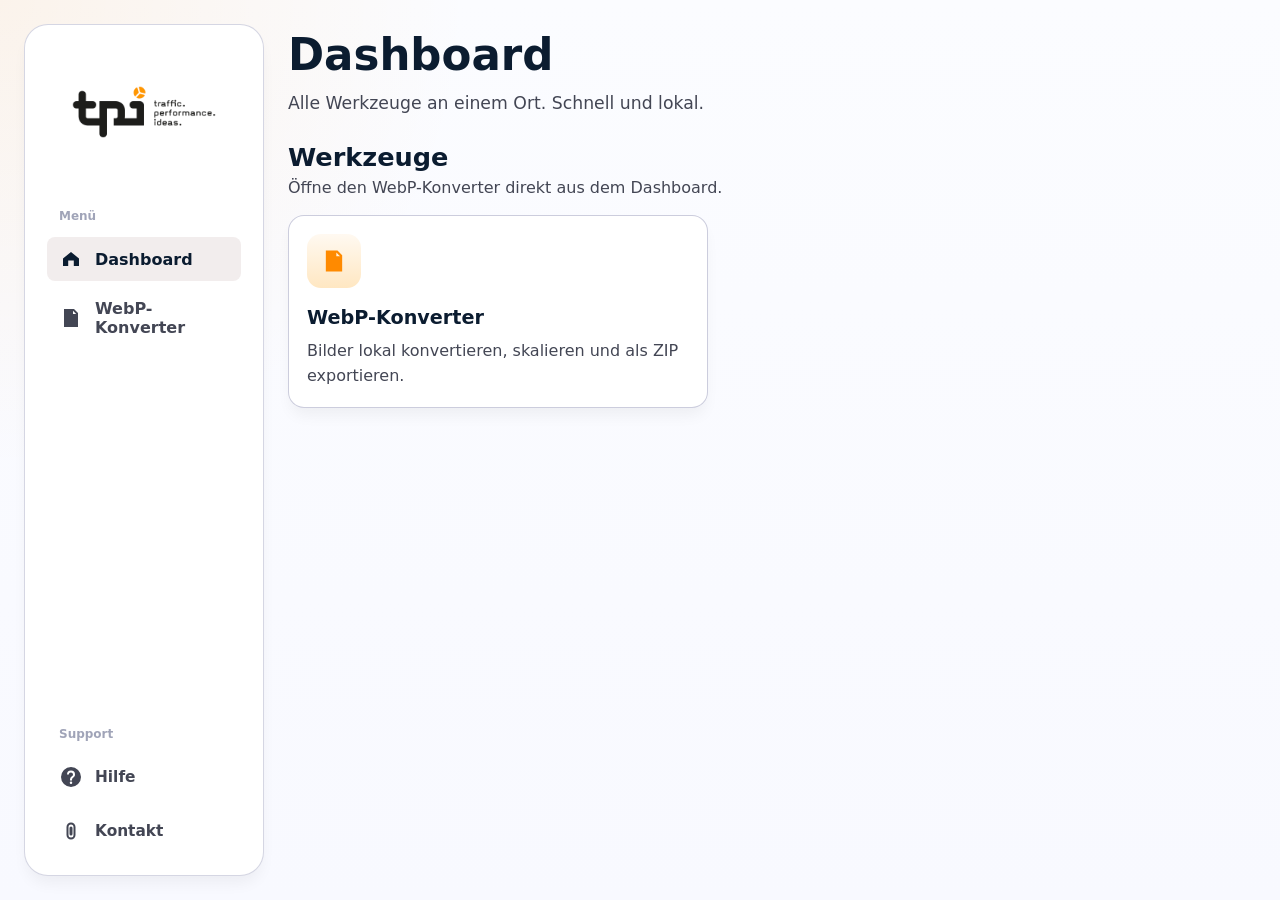
<file: index.html>
<!DOCTYPE html>
<html lang="de">

<head>
  <meta charset="UTF-8" />
  <meta name="viewport" content="width=device-width, initial-scale=1.0" />
  <title>Dashboard - TPI Media</title>
  <link rel="icon" type="image/png" href="bilder/fav.png" />
  <link rel="stylesheet" href="css/style.css?v=1.1" />
  <script defer src="js/main.js?v=1.1"></script>
</head>

<body class="dashboard-page">
  <div class="sidebar-overlay" id="sidebar-overlay"></div>
  <header class="mobile-header">
    <span class="mobile-brand"></span>
    <button class="menu-toggle" id="menu-toggle" aria-label="Menü öffnen">
      <svg viewBox="0 0 24 24" class="svg-icon" fill="none" stroke="currentColor" stroke-width="2" stroke-linecap="round" stroke-linejoin="round">
        <line x1="3" y1="12" x2="21" y2="12"></line>
        <line x1="3" y1="6" x2="21" y2="6"></line>
        <line x1="3" y1="18" x2="21" y2="18"></line>
      </svg>
    </button>
  </header>
  <div class="app-shell">
    <aside class="sidebar">
      <a class="brand" href="./">
        <span class="brand-mark" aria-hidden="true">
          <img class="brand-logo" src="bilder/Logo_1920x1080.png" alt="" />
        </span>
        </a>

      <nav class="sidebar-nav" aria-label="Hauptnavigation">
        <span class="nav-category">Menü</span>
        <a class="nav-item active" href="./">
          <span class="nav-icon" aria-hidden="true">
            <svg viewBox="0 0 24 24" class="svg-icon"><path d="M4 11.5 12 5l8 6.5v7.5h-5.2v-5.6H9.2V19H4z" /></svg>
          </span>
          <span>Dashboard</span>
        </a>
        <a class="nav-item" href="webp-converter/">
          <span class="nav-icon" aria-hidden="true">
            <svg viewBox="0 0 24 24" class="svg-icon"><path d="M5 3h10l4 4v14H5zm9 1.8V8h3.2zM7 12.2h1.2l.5 3.5.8-3.5h1l.8 3.5.5-3.5H13L12 18h-1.2l-.8-3.4L9.2 18H8zm6.8 0h3.1c1.1 0 1.8.7 1.8 1.7s-.7 1.7-1.8 1.7H15V18h-1.2zm1.2 1v1.4h1.7c.5 0 .8-.3.8-.7s-.3-.7-.8-.7z" /></svg>
          </span>
          <span>WebP-Konverter</span>
        </a>
      </nav>

      <div class="sidebar-footer">
        <span class="nav-category">Support</span>
        <a class="nav-item secondary" href="help/">
          <span class="nav-icon" aria-hidden="true">
            <svg viewBox="0 0 24 24" class="svg-icon"><path d="M12 2a10 10 0 1 0 10 10A10 10 0 0 0 12 2Zm0 17a1.25 1.25 0 1 1 1.25-1.25A1.25 1.25 0 0 1 12 19Zm1-4.1v.6h-2v-1.1a3.4 3.4 0 0 1 1.6-2.9c.8-.6 1.4-1 1.4-2a2.1 2.1 0 0 0-4.2 0H8a4 4 0 0 1 8 0c0 1.8-1 2.6-2 3.3a2.2 2.2 0 0 0-1 2.1Z" /></svg>
          </span>
          <span>Hilfe</span>
        </a>
        <a class="nav-item secondary" href="contact/">
          <span class="nav-icon" aria-hidden="true">
            <svg viewBox="0 0 24 24" class="svg-icon"><path d="M12 3.5A4.5 4.5 0 0 0 7.5 8v8A4.5 4.5 0 0 0 12 20.5h0A4.5 4.5 0 0 0 16.5 16v-8A4.5 4.5 0 0 0 12 3.5Zm0 2A2.5 2.5 0 0 1 14.5 8v8a2.5 2.5 0 0 1-5 0v-8A2.5 2.5 0 0 1 12 5.5Zm0 2a1.5 1.5 0 0 0-1.5 1.5v6a1.5 1.5 0 0 0 3 0V9A1.5 1.5 0 0 0 12 7.5Z" /></svg>
          </span>
          <span>Kontakt</span>
        </a>
      </div>
    </aside>

    <div class="workspace">
      <main class="dashboard-main">
        <section class="hero">
          <h1>Dashboard</h1>
          <p class="hero-copy">
            Alle Werkzeuge an einem Ort. Schnell und lokal.
          </p>
        </section>

        <section class="dashboard-grid">
          <div class="section-head">
            <div>
              <h2>Werkzeuge</h2>
              <p>
                Öffne den WebP-Konverter direkt aus dem Dashboard.
              </p>
            </div>
          </div>

          <div class="tools-grid">
            <a class="tool-card" href="webp-converter/" data-category="media">
              <div class="tool-icon" aria-hidden="true">
                <svg viewBox="0 0 24 24" class="svg-icon"><path d="M5 3h10l4 4v14H5zm9 1.8V8h3.2zM7 12.2h1.2l.5 3.5.8-3.5h1l.8 3.5.5-3.5H13L12 18h-1.2l-.8-3.4L9.2 18H8zm6.8 0h3.1c1.1 0 1.8.7 1.8 1.7s-.7 1.7-1.8 1.7H15V18h-1.2zm1.2 1v1.4h1.7c.5 0 .8-.3.8-.7s-.3-.7-.8-.7z" /></svg>
              </div>
              <h3 class="tool-title">WebP-Konverter</h3>
              <p class="tool-description">
                Bilder lokal konvertieren, skalieren und als ZIP exportieren.
              </p>
            </a>
          </div>
        </section>
      </main>

    </div>
  </div>
</body>

</html>
</file>
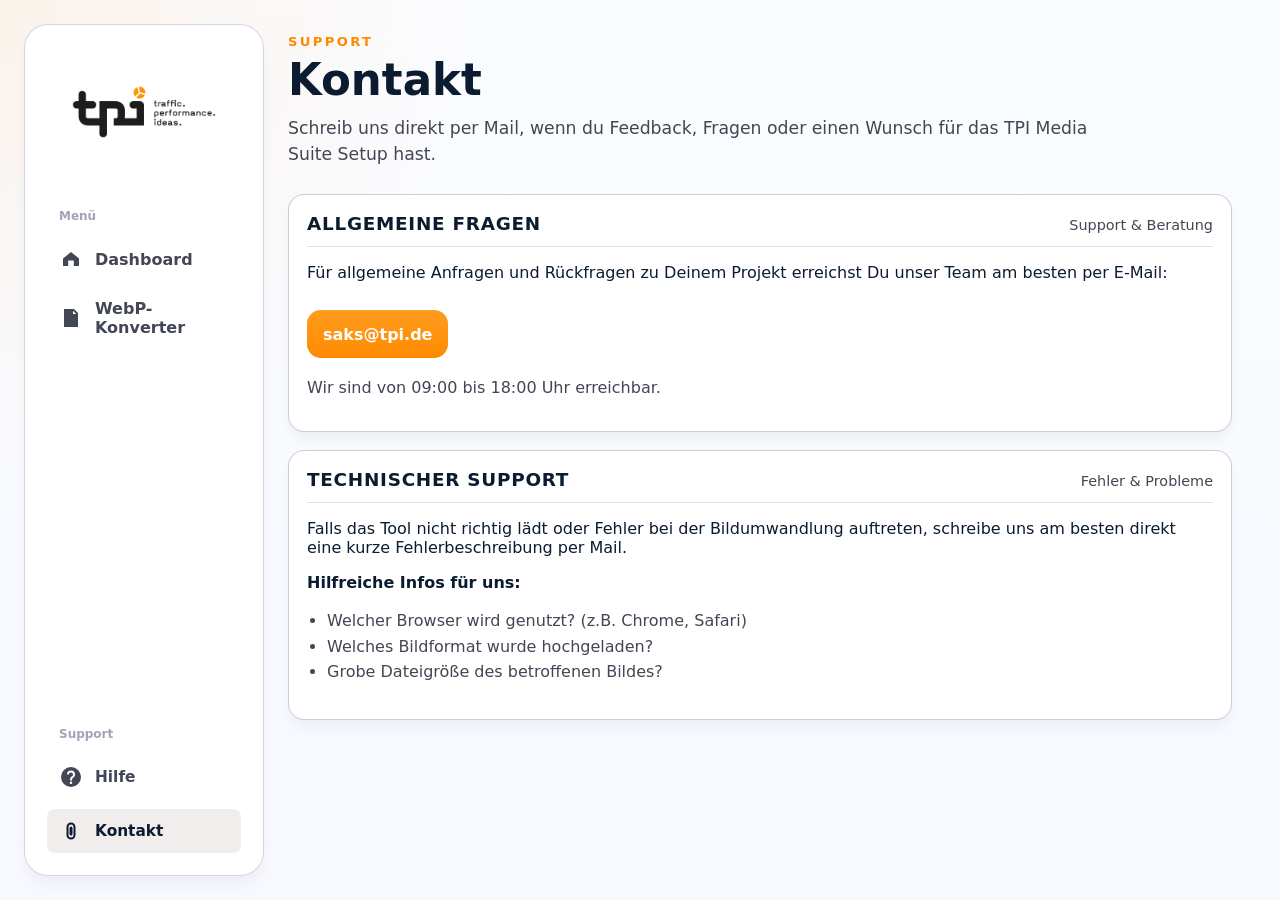
<file: contact/index.html>
<!DOCTYPE html>
<html lang="de">

<head>
  <meta charset="UTF-8" />
  <meta name="viewport" content="width=device-width, initial-scale=1.0" />
  <title>Kontakt - TPI Media</title>
  <link rel="icon" type="image/png" href="../bilder/fav.png" />
  <link rel="stylesheet" href="../css/style.css?v=1.1" />
</head>

<body class="dashboard-page">
  <div class="sidebar-overlay" id="sidebar-overlay"></div>
  <header class="mobile-header">
    <span class="mobile-brand"></span>
    <button class="menu-toggle" id="menu-toggle" aria-label="Menü öffnen">
      <svg viewBox="0 0 24 24" class="svg-icon" fill="none" stroke="currentColor" stroke-width="2" stroke-linecap="round" stroke-linejoin="round">
        <line x1="3" y1="12" x2="21" y2="12"></line>
        <line x1="3" y1="6" x2="21" y2="6"></line>
        <line x1="3" y1="18" x2="21" y2="18"></line>
      </svg>
    </button>
  </header>
  <div class="app-shell">
    <aside class="sidebar">
      <a class="brand" href="../">
        <span class="brand-mark" aria-hidden="true">
          <img class="brand-logo" src="../../bilder/Logo_1920x1080.png" alt="" />
        </span>
        </a>

      <nav class="sidebar-nav" aria-label="Hauptnavigation">
        <span class="nav-category">Menü</span>
        <a class="nav-item" href="../">
          <span class="nav-icon" aria-hidden="true">
            <svg viewBox="0 0 24 24" class="svg-icon"><path d="M4 11.5 12 5l8 6.5v7.5h-5.2v-5.6H9.2V19H4z" /></svg>
          </span>
          <span>Dashboard</span>
        </a>
        <a class="nav-item" href="../webp-converter/">
          <span class="nav-icon" aria-hidden="true">
            <svg viewBox="0 0 24 24" class="svg-icon"><path d="M5 3h10l4 4v14H5zm9 1.8V8h3.2zM7 12.2h1.2l.5 3.5.8-3.5h1l.8 3.5.5-3.5H13L12 18h-1.2l-.8-3.4L9.2 18H8zm6.8 0h3.1c1.1 0 1.8.7 1.8 1.7s-.7 1.7-1.8 1.7H15V18h-1.2zm1.2 1v1.4h1.7c.5 0 .8-.3.8-.7s-.3-.7-.8-.7z" /></svg>
          </span>
          <span>WebP-Konverter</span>
        </a>
      </nav>

      <div class="sidebar-footer">
        <span class="nav-category">Support</span>
        <a class="nav-item secondary" href="../help/">
          <span class="nav-icon" aria-hidden="true">
            <svg viewBox="0 0 24 24" class="svg-icon"><path d="M12 2a10 10 0 1 0 10 10A10 10 0 0 0 12 2Zm0 17a1.25 1.25 0 1 1 1.25-1.25A1.25 1.25 0 0 1 12 19Zm1-4.1v.6h-2v-1.1a3.4 3.4 0 0 1 1.6-2.9c.8-.6 1.4-1 1.4-2a2.1 2.1 0 0 0-4.2 0H8a4 4 0 0 1 8 0c0 1.8-1 2.6-2 3.3a2.2 2.2 0 0 0-1 2.1Z" /></svg>
          </span>
          <span>Hilfe</span>
        </a>
        <a class="nav-item secondary active" href="../contact/">
          <span class="nav-icon" aria-hidden="true">
            <svg viewBox="0 0 24 24" class="svg-icon"><path d="M12 3.5A4.5 4.5 0 0 0 7.5 8v8A4.5 4.5 0 0 0 12 20.5h0A4.5 4.5 0 0 0 16.5 16v-8A4.5 4.5 0 0 0 12 3.5Zm0 2A2.5 2.5 0 0 1 14.5 8v8a2.5 2.5 0 0 1-5 0v-8A2.5 2.5 0 0 1 12 5.5Zm0 2a1.5 1.5 0 0 0-1.5 1.5v6a1.5 1.5 0 0 0 3 0V9A1.5 1.5 0 0 0 12 7.5Z" /></svg>
          </span>
          <span>Kontakt</span>
        </a>
      </div>
    </aside>

    <div class="workspace">
      <main class="dashboard-main">
        <section class="hero">
          <p class="eyebrow">Support</p>
          <h1>Kontakt</h1>
          <p class="hero-copy">
            Schreib uns direkt per Mail, wenn du Feedback, Fragen oder einen Wunsch für das TPI Media Suite Setup hast.
          </p>
        </section>

        <section class="dashboard-grid">
          <section class="panel">
            <div class="panel-head">
              <h2>Allgemeine Fragen</h2>
              <span class="panel-subtle">Support & Beratung</span>
            </div>
            <p style="margin-top: 16px;">Für allgemeine Anfragen und Rückfragen zu Deinem Projekt erreichst Du unser Team am besten per E-Mail:</p>
            <a class="contact-mail" href="mailto:saks@tpi.de">saks@tpi.de</a>
            <p style="color: var(--text-soft); margin-top: 8px;">Wir sind von 09:00 bis 18:00 Uhr erreichbar.</p>
          </section>

          <section class="panel">
            <div class="panel-head">
              <h2>Technischer Support</h2>
              <span class="panel-subtle">Fehler & Probleme</span>
            </div>
            <p style="margin-top: 16px;">Falls das Tool nicht richtig lädt oder Fehler bei der Bildumwandlung auftreten, schreibe uns am besten direkt eine kurze Fehlerbeschreibung per Mail.</p>
            <p style="margin-top: 16px;"><strong>Hilfreiche Infos für uns:</strong></p>
            <ul style="margin-top: 8px; color: var(--text-soft); padding-left: 20px; line-height: 1.6;">
              <li>Welcher Browser wird genutzt? (z.B. Chrome, Safari)</li>
              <li>Welches Bildformat wurde hochgeladen?</li>
              <li>Grobe Dateigröße des betroffenen Bildes?</li>
            </ul>
          </section>
        </section>
      </main>

    </div>
  </div>
</body>

</html>
</file>
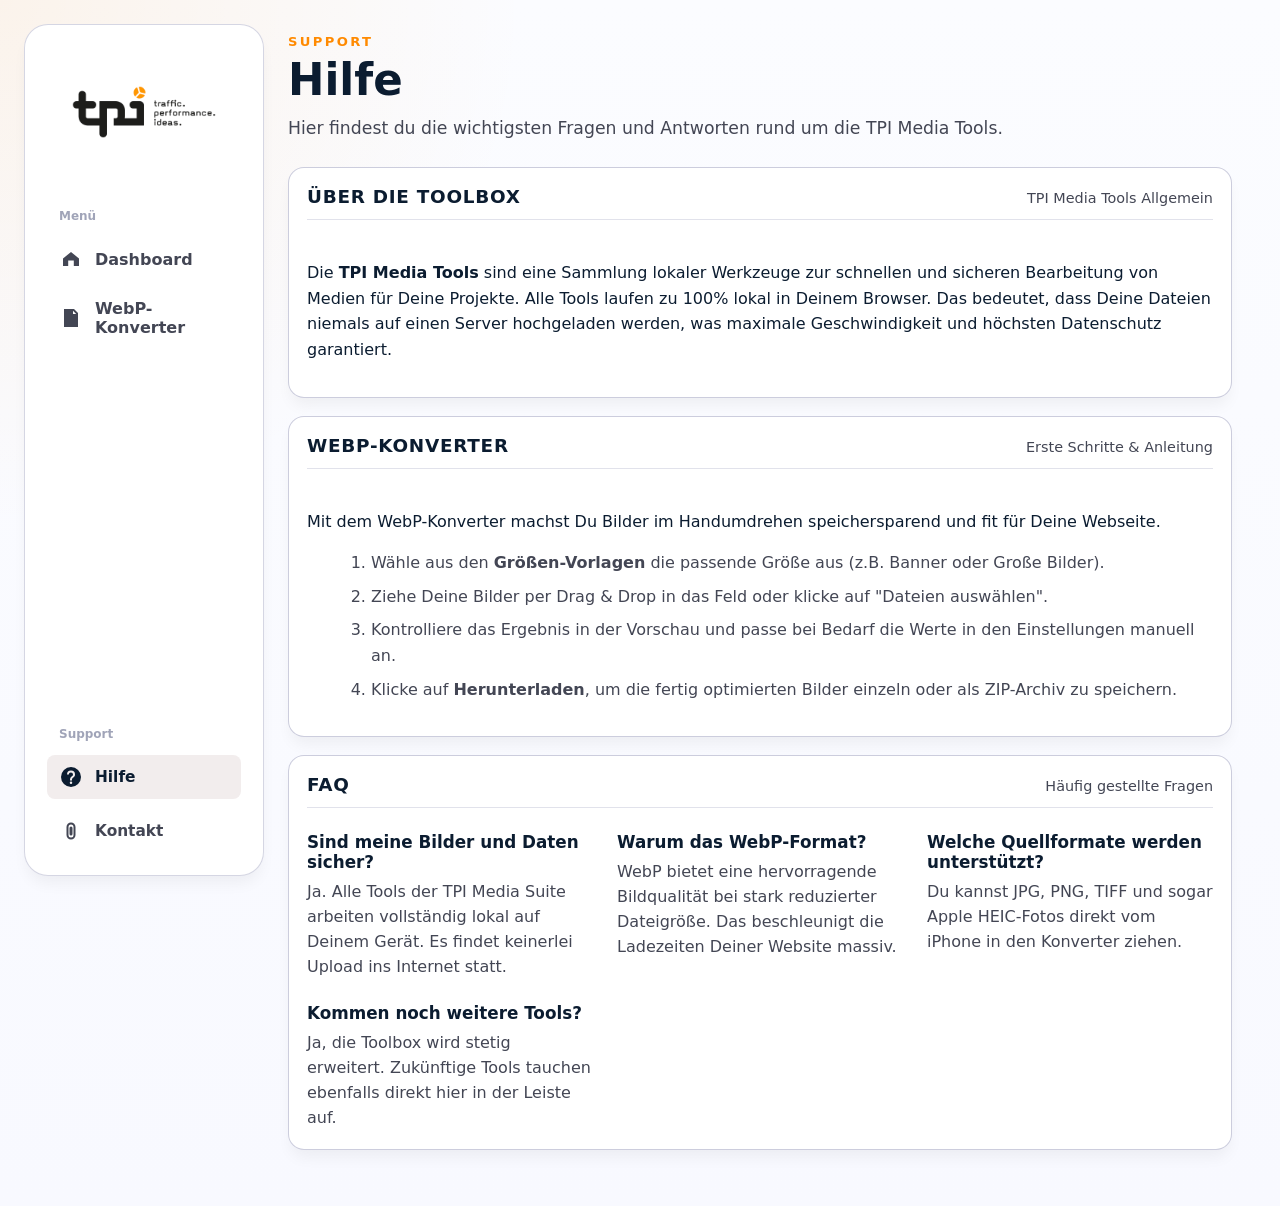
<file: help/index.html>
<!DOCTYPE html>
<html lang="de">

<head>
  <meta charset="UTF-8" />
  <meta name="viewport" content="width=device-width, initial-scale=1.0" />
  <title>Hilfe - TPI Media</title>
  <link rel="icon" type="image/png" href="../bilder/fav.png" />
  <link rel="stylesheet" href="../css/style.css?v=1.1" />
</head>

<body class="dashboard-page">
  <div class="sidebar-overlay" id="sidebar-overlay"></div>
  <header class="mobile-header">
    <span class="mobile-brand"></span>
    <button class="menu-toggle" id="menu-toggle" aria-label="Menü öffnen">
      <svg viewBox="0 0 24 24" class="svg-icon" fill="none" stroke="currentColor" stroke-width="2" stroke-linecap="round" stroke-linejoin="round">
        <line x1="3" y1="12" x2="21" y2="12"></line>
        <line x1="3" y1="6" x2="21" y2="6"></line>
        <line x1="3" y1="18" x2="21" y2="18"></line>
      </svg>
    </button>
  </header>
  <div class="app-shell">
    <aside class="sidebar">
      <a class="brand" href="../">
        <span class="brand-mark" aria-hidden="true">
          <img class="brand-logo" src="../../bilder/Logo_1920x1080.png" alt="" />
        </span>
        </a>

      <nav class="sidebar-nav" aria-label="Hauptnavigation">
        <span class="nav-category">Menü</span>
        <a class="nav-item" href="../">
          <span class="nav-icon" aria-hidden="true">
            <svg viewBox="0 0 24 24" class="svg-icon"><path d="M4 11.5 12 5l8 6.5v7.5h-5.2v-5.6H9.2V19H4z" /></svg>
          </span>
          <span>Dashboard</span>
        </a>
        <a class="nav-item" href="../webp-converter/">
          <span class="nav-icon" aria-hidden="true">
            <svg viewBox="0 0 24 24" class="svg-icon"><path d="M5 3h10l4 4v14H5zm9 1.8V8h3.2zM7 12.2h1.2l.5 3.5.8-3.5h1l.8 3.5.5-3.5H13L12 18h-1.2l-.8-3.4L9.2 18H8zm6.8 0h3.1c1.1 0 1.8.7 1.8 1.7s-.7 1.7-1.8 1.7H15V18h-1.2zm1.2 1v1.4h1.7c.5 0 .8-.3.8-.7s-.3-.7-.8-.7z" /></svg>
          </span>
          <span>WebP-Konverter</span>
        </a>
      </nav>

      <div class="sidebar-footer">
        <span class="nav-category">Support</span>
        <a class="nav-item secondary active" href="../help/">
          <span class="nav-icon" aria-hidden="true">
            <svg viewBox="0 0 24 24" class="svg-icon"><path d="M12 2a10 10 0 1 0 10 10A10 10 0 0 0 12 2Zm0 17a1.25 1.25 0 1 1 1.25-1.25A1.25 1.25 0 0 1 12 19Zm1-4.1v.6h-2v-1.1a3.4 3.4 0 0 1 1.6-2.9c.8-.6 1.4-1 1.4-2a2.1 2.1 0 0 0-4.2 0H8a4 4 0 0 1 8 0c0 1.8-1 2.6-2 3.3a2.2 2.2 0 0 0-1 2.1Z" /></svg>
          </span>
          <span>Hilfe</span>
        </a>
        <a class="nav-item secondary" href="../contact/">
          <span class="nav-icon" aria-hidden="true">
            <svg viewBox="0 0 24 24" class="svg-icon"><path d="M12 3.5A4.5 4.5 0 0 0 7.5 8v8A4.5 4.5 0 0 0 12 20.5h0A4.5 4.5 0 0 0 16.5 16v-8A4.5 4.5 0 0 0 12 3.5Zm0 2A2.5 2.5 0 0 1 14.5 8v8a2.5 2.5 0 0 1-5 0v-8A2.5 2.5 0 0 1 12 5.5Zm0 2a1.5 1.5 0 0 0-1.5 1.5v6a1.5 1.5 0 0 0 3 0V9A1.5 1.5 0 0 0 12 7.5Z" /></svg>
          </span>
          <span>Kontakt</span>
        </a>
      </div>
    </aside>

    <div class="workspace">
      <main class="dashboard-main">
        <section class="hero">
          <p class="eyebrow">Support</p>
          <h1>Hilfe</h1>
          <p class="hero-copy">
            Hier findest du die wichtigsten Fragen und Antworten rund um die TPI Media Tools.
          </p>
        </section>

        <section class="dashboard-grid">
          <section class="panel">
            <div class="panel-head">
              <h2>Über die Toolbox</h2>
              <span class="panel-subtle">TPI Media Tools Allgemein</span>
            </div>
            <div style="line-height: 1.6; padding-top: 8px;">
              <p>Die <strong>TPI Media Tools</strong> sind eine Sammlung lokaler Werkzeuge zur schnellen und sicheren Bearbeitung von Medien für Deine Projekte. Alle Tools laufen zu 100% lokal in Deinem Browser. Das bedeutet, dass Deine Dateien niemals auf einen Server hochgeladen werden, was maximale Geschwindigkeit und höchsten Datenschutz garantiert.</p>
            </div>
          </section>

          <section class="panel">
            <div class="panel-head">
              <h2>WebP-Konverter</h2>
              <span class="panel-subtle">Erste Schritte & Anleitung</span>
            </div>
            <div style="line-height: 1.6; padding-top: 8px;">
              <p>Mit dem WebP-Konverter machst Du Bilder im Handumdrehen speichersparend und fit für Deine Webseite.</p>
              <ol style="margin-top: 16px; margin-left: 24px; color: var(--text-soft);">
                <li style="margin-bottom: 8px;">Wähle aus den <strong>Größen-Vorlagen</strong> die passende Größe aus (z.B. Banner oder Große Bilder).</li>
                <li style="margin-bottom: 8px;">Ziehe Deine Bilder per Drag & Drop in das Feld oder klicke auf "Dateien auswählen".</li>
                <li style="margin-bottom: 8px;">Kontrolliere das Ergebnis in der Vorschau und passe bei Bedarf die Werte in den Einstellungen manuell an.</li>
                <li>Klicke auf <strong>Herunterladen</strong>, um die fertig optimierten Bilder einzeln oder als ZIP-Archiv zu speichern.</li>
              </ol>
            </div>
          </section>

          <section class="panel">
            <div class="panel-head">
              <h2>FAQ</h2>
              <span class="panel-subtle">Häufig gestellte Fragen</span>
            </div>
            <div style="display: grid; grid-template-columns: repeat(auto-fit, minmax(280px, 1fr)); gap: 24px; padding-top: 8px;">
              <article>
                <h3 style="margin: 0 0 8px; font-family: var(--font-display); font-size: 1.05rem; color: var(--text);">Sind meine Bilder und Daten sicher?</h3>
                <p style="margin: 0; color: var(--text-soft); line-height: 1.55;">Ja. Alle Tools der TPI Media Suite arbeiten vollständig lokal auf Deinem Gerät. Es findet keinerlei Upload ins Internet statt.</p>
              </article>
              <article>
                <h3 style="margin: 0 0 8px; font-family: var(--font-display); font-size: 1.05rem; color: var(--text);">Warum das WebP-Format?</h3>
                <p style="margin: 0; color: var(--text-soft); line-height: 1.55;">WebP bietet eine hervorragende Bildqualität bei stark reduzierter Dateigröße. Das beschleunigt die Ladezeiten Deiner Website massiv.</p>
              </article>
              <article>
                <h3 style="margin: 0 0 8px; font-family: var(--font-display); font-size: 1.05rem; color: var(--text);">Welche Quellformate werden unterstützt?</h3>
                <p style="margin: 0; color: var(--text-soft); line-height: 1.55;">Du kannst JPG, PNG, TIFF und sogar Apple HEIC-Fotos direkt vom iPhone in den Konverter ziehen.</p>
              </article>
              <article>
                <h3 style="margin: 0 0 8px; font-family: var(--font-display); font-size: 1.05rem; color: var(--text);">Kommen noch weitere Tools?</h3>
                <p style="margin: 0; color: var(--text-soft); line-height: 1.55;">Ja, die Toolbox wird stetig erweitert. Zukünftige Tools tauchen ebenfalls direkt hier in der Leiste auf.</p>
              </article>
            </div>
          </section>
        </section>
      </main>

    </div>
  </div>
</body>

</html>
</file>
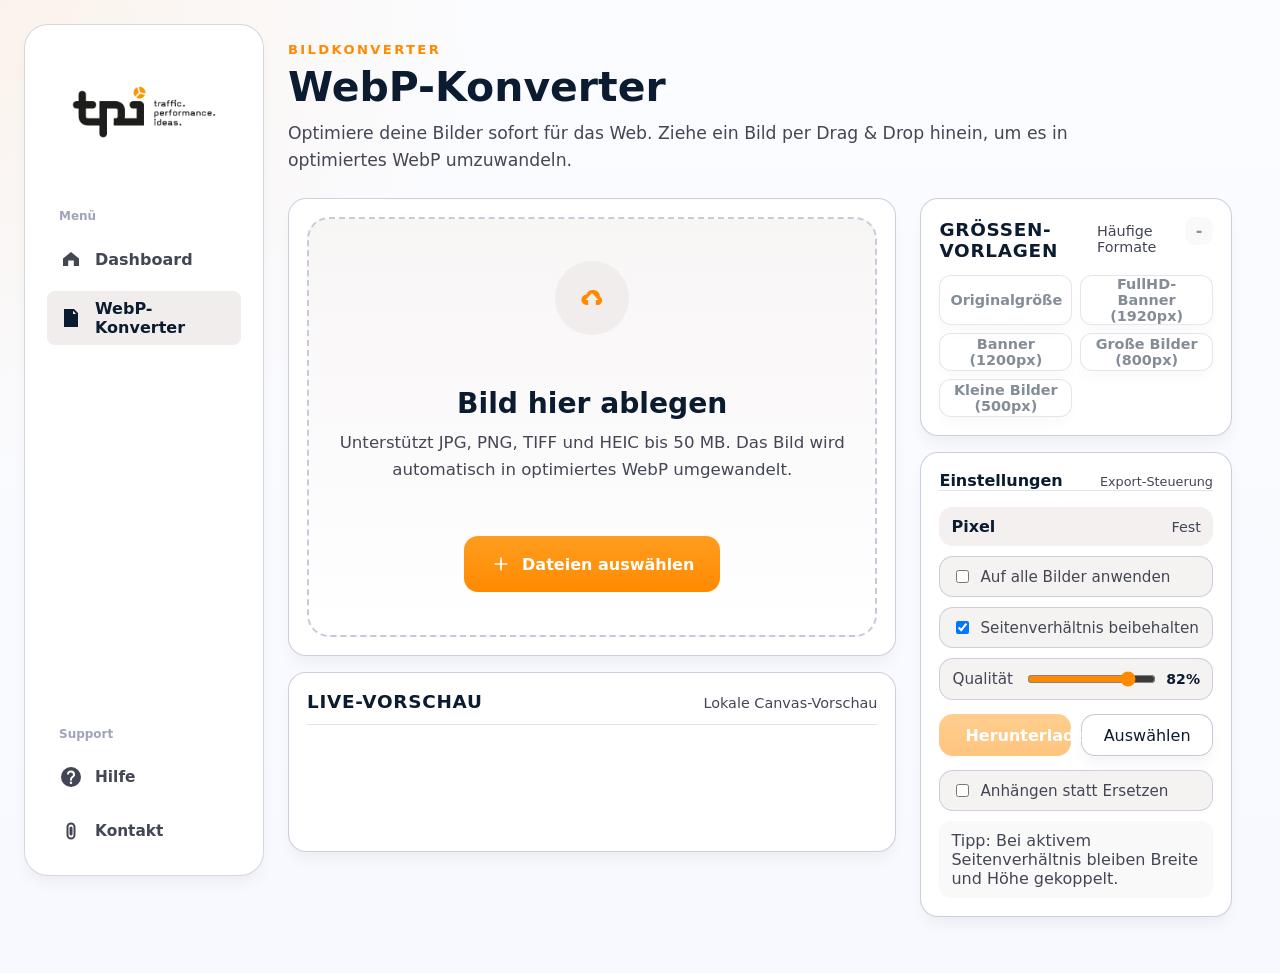
<file: webp-converter/index.html>
<!DOCTYPE html>
<html lang="de">

<head>
  <meta charset="UTF-8" />
  <meta name="viewport" content="width=device-width, initial-scale=1.0" />
  <title>WebP-Converter - TPI Media</title>
  <link rel="icon" type="image/png" href="../bilder/fav.png" />
  <link rel="stylesheet" href="../vendor/cropper.min.css" />
  <link rel="stylesheet" href="../css/webp-converter.css?v=1.5" />
  <script defer src="../vendor/jszip.min.js"></script>
  <script defer src="../vendor/heic2any.min.js"></script>
  <script defer src="../vendor/piexif.min.js"></script>
  <script defer src="../vendor/cropper.min.js"></script>
  <script type="module" src="../js/webp-converter.js?v=1.5"></script>
</head>

<body class="converter-page">
  <div class="sidebar-overlay" id="sidebar-overlay"></div>
  <header class="mobile-header">
    <span class="mobile-brand"></span>
    <button class="menu-toggle" id="menu-toggle" aria-label="Menü öffnen">
      <svg viewBox="0 0 24 24" class="svg-icon" fill="none" stroke="currentColor" stroke-width="2" stroke-linecap="round" stroke-linejoin="round">
        <line x1="3" y1="12" x2="21" y2="12"></line>
        <line x1="3" y1="6" x2="21" y2="6"></line>
        <line x1="3" y1="18" x2="21" y2="18"></line>
      </svg>
    </button>
  </header>
  <div class="app-shell">
    <aside class="sidebar">
      <a class="brand" href="../">
        <span class="brand-mark" aria-hidden="true">
          <img class="brand-logo" src="../../bilder/Logo_1920x1080.png" alt="" />
        </span>
        </a>

      <nav class="sidebar-nav" aria-label="Werkzeuge">
        <span class="nav-category">Menü</span>
        <a class="nav-item" href="../">
          <span class="nav-icon" aria-hidden="true">
            <svg viewBox="0 0 24 24" class="svg-icon"><path d="M4 11.5 12 5l8 6.5v7.5h-5.2v-5.6H9.2V19H4z" /></svg>
          </span>
          <span>Dashboard</span>
        </a>
        <a class="nav-item active" href="../webp-converter/">
          <span class="nav-icon" aria-hidden="true">
            <svg viewBox="0 0 24 24" class="svg-icon"><path d="M5 3h10l4 4v14H5zm9 1.8V8h3.2zM7 12.2h1.2l.5 3.5.8-3.5h1l.8 3.5.5-3.5H13L12 18h-1.2l-.8-3.4L9.2 18H8zm6.8 0h3.1c1.1 0 1.8.7 1.8 1.7s-.7 1.7-1.8 1.7H15V18h-1.2zm1.2 1v1.4h1.7c.5 0 .8-.3.8-.7s-.3-.7-.8-.7z" /></svg>
          </span>
          <span>WebP-Konverter</span>
        </a>
      </nav>

      <div class="sidebar-footer">
        <span class="nav-category">Support</span>
        <a class="nav-item secondary" href="../help/">
          <span class="nav-icon" aria-hidden="true">
            <svg viewBox="0 0 24 24" class="svg-icon"><path d="M12 2a10 10 0 1 0 10 10A10 10 0 0 0 12 2Zm0 17a1.25 1.25 0 1 1 1.25-1.25A1.25 1.25 0 0 1 12 19Zm1-4.1v.6h-2v-1.1a3.4 3.4 0 0 1 1.6-2.9c.8-.6 1.4-1 1.4-2a2.1 2.1 0 0 0-4.2 0H8a4 4 0 0 1 8 0c0 1.8-1 2.6-2 3.3a2.2 2.2 0 0 0-1 2.1Z" /></svg>
          </span>
          <span>Hilfe</span>
        </a>
        <a class="nav-item secondary" href="../contact/">
          <span class="nav-icon" aria-hidden="true">
            <svg viewBox="0 0 24 24" class="svg-icon"><path d="M12 3.5A4.5 4.5 0 0 0 7.5 8v8A4.5 4.5 0 0 0 12 20.5h0A4.5 4.5 0 0 0 16.5 16v-8A4.5 4.5 0 0 0 12 3.5Zm0 2A2.5 2.5 0 0 1 14.5 8v8a2.5 2.5 0 0 1-5 0v-8A2.5 2.5 0 0 1 12 5.5Zm0 2a1.5 1.5 0 0 0-1.5 1.5v6a1.5 1.5 0 0 0 3 0V9A1.5 1.5 0 0 0 12 7.5Z" /></svg>
          </span>
          <span>Kontakt</span>
        </a>
      </div>
    </aside>

    <div class="workspace">
      <main class="converter-main">
        <section class="hero">
          <p class="eyebrow">Bildkonverter</p>
          <h1>WebP-Konverter</h1>
          <p class="hero-copy">
            Optimiere deine Bilder sofort für das Web. Ziehe ein Bild per Drag & Drop hinein, um es in optimiertes WebP umzuwandeln.
          </p>
        </section>

        <section class="converter-grid">
          <div class="primary-stack">
            <section class="panel drop-panel">
              <div id="drop-zone" class="drop-zone">
                <div class="drop-icon" aria-hidden="true">
                  <svg viewBox="0 0 24 24" class="svg-icon drop-svg"><path d="M7.5 18a4.5 4.5 0 0 1-.3-9 6 6 0 0 1 11.6 1.8A4 4 0 0 1 18 18h-2.7v-4.3h2.2L12 7.7 6.5 13.7h2.2V18z" /></svg>
                </div>
                <div class="drop-copy">
                  <h2 id="drop-zone-title">Bild hier ablegen</h2>
                  <p id="drop-zone-copy">Unterstützt JPG, PNG, TIFF und HEIC bis 50 MB. Das Bild wird automatisch in optimiertes WebP umgewandelt.</p>
                </div>
                <div id="drop-zone-state" class="drop-state" aria-live="polite">
                  Wenn bereits Bilder geladen sind, ersetzt ein neuer Import die vorhandenen Dateien.
                </div>
                <button class="primary-cta" id="browse-files-btn" type="button">
                  <span aria-hidden="true" class="btn-icon">
                    <svg viewBox="0 0 24 24" class="svg-icon" fill="none" stroke="currentColor" stroke-width="2" stroke-linecap="round" stroke-linejoin="round">
                      <path d="M12 5v14" />
                      <path d="M5 12h14" />
                    </svg>
                  </span>
                  Dateien auswählen
                </button>
                <input type="file" id="file-input" accept="image/*,.heic,.heif" multiple hidden />
              </div>
            </section>

            <section class="panel preview-panel">
              <div class="panel-head">
                <h2>Live-Vorschau</h2>
                <span class="panel-subtle">Lokale Canvas-Vorschau</span>
              </div>
              <div id="gallery"></div>
            </section>
          </div>

          <aside class="side-stack">
            <section class="panel presets-panel">
              <details class="presets-details" open>
                <summary>
                  <span>Größen-Vorlagen</span>
                  <span class="panel-subtle">Häufige Formate</span>
                </summary>
                <div class="preset-actions" aria-label="Bildgrößen-Presets">
                  <button class="preset-btn" type="button" data-preset="original">Originalgröße</button>
                  <button class="preset-btn" type="button" data-preset="banner-fullhd">FullHD-Banner (1920px)</button>
                  <button class="preset-btn" type="button" data-preset="banner">Banner (1200px)</button>
                  <button class="preset-btn" type="button" data-preset="large">Große Bilder (800px)</button>
                  <button class="preset-btn" type="button" data-preset="small">Kleine Bilder (500px)</button>
                </div>
              </details>
            </section>

            <section id="settings" class="panel settings-panel">
              <div class="panel-head" style="background: none; padding-bottom: 0;">
                <h3 style="font-size: 1rem; margin: 0;">Einstellungen</h3>
                <span class="panel-subtle" style="font-size: 0.8rem;">Export-Steuerung</span>
              </div>

              <div class="toggles">
                <div class="mode-row">
                  <span id="mode-label" class="mode-label">Pixel</span>
                  <span class="mode-hint">Fest</span>
                </div>
                <label class="inline-toggle" title="Wendet die aktuell eingestellte Größe auf alle hochgeladenen Bilder an.">
                  <input type="checkbox" id="bulk-scale" /> Auf alle Bilder anwenden
                </label>
                <label class="inline-toggle" title="Verhindert, dass Bilder bei manueller Eingabe von Breite/Höhe verzerrt werden.">
                  <input type="checkbox" id="keep-aspect" checked /> Seitenverhältnis beibehalten
                </label>
                <div class="quality-row">
                  <span class="quality-label">Qualität</span>
                  <div class="quality-slider-group">
                    <input type="range" id="quality-slider" min="0" max="100" value="82" class="quality-slider" />
                    <span id="quality-value" class="quality-val">82%</span>
                  </div>
                </div>
              </div>

              <div class="action-buttons">
                <button id="download-btn" class="primary-button" disabled>Herunterladen</button>
                <button id="select-mode-btn" class="secondary-button" type="button">Auswählen</button>
                <button id="duplicate-selected-btn" class="secondary-button selection-action" type="button" disabled>Duplizieren</button>
                <button id="delete-selected-btn" class="secondary-button danger-button selection-action" type="button" disabled>Löschen</button>
              </div>
              <div id="download-result" class="download-result"></div>

              <div class="secondary-actions">
                <label class="append-toggle">
                  <input type="checkbox" id="append-mode">
                  Anhängen statt Ersetzen
                </label>
                <span class="undo-hint">Tipp: Bei aktivem Seitenverhältnis bleiben Breite und Höhe gekoppelt.</span>
              </div>
            </section>


          </aside>
        </section>
      </main>

    </div>
  </div>

  <div id="spinner-overlay" class="hidden">
    <div class="spinner"></div>
  </div>

  <progress id="load-bar" value="0" max="100" class="hidden"></progress>

</body>

</html>
</file>
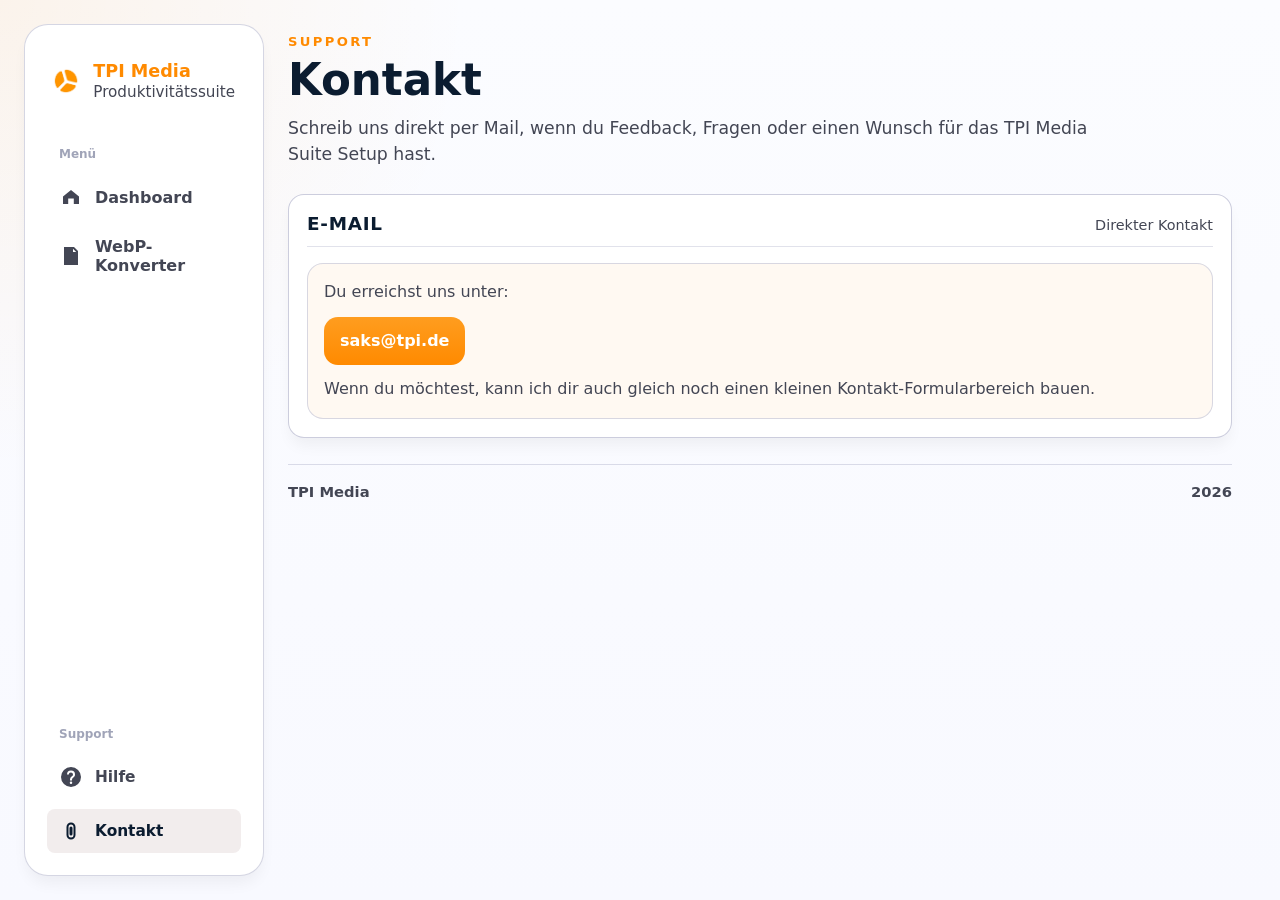
<file: html/contact.html>
<!DOCTYPE html>
<html lang="de">

<head>
  <meta charset="UTF-8" />
  <meta name="viewport" content="width=device-width, initial-scale=1.0" />
  <title>TPI Media - Kontakt</title>
  <link rel="icon" type="image/png" href="../bilder/fav.png" />
  <link rel="stylesheet" href="../css/style.css" />
</head>

<body class="dashboard-page">
  <div class="app-shell">
    <aside class="sidebar">
      <a class="brand" href="../index.html">
        <span class="brand-mark" aria-hidden="true">
          <img class="brand-logo" src="../bilder/Download.png" alt="" />
        </span>
        <span class="brand-copy">
          <strong>TPI Media</strong>
          <span>Produktivitätssuite</span>
        </span>
      </a>

      <nav class="sidebar-nav" aria-label="Hauptnavigation">
        <span class="nav-category">Menü</span>
        <a class="nav-item" href="../index.html">
          <span class="nav-icon" aria-hidden="true">
            <svg viewBox="0 0 24 24" class="svg-icon"><path d="M4 11.5 12 5l8 6.5v7.5h-5.2v-5.6H9.2V19H4z" /></svg>
          </span>
          <span>Dashboard</span>
        </a>
        <a class="nav-item" href="image.html">
          <span class="nav-icon" aria-hidden="true">
            <svg viewBox="0 0 24 24" class="svg-icon"><path d="M5 3h10l4 4v14H5zm9 1.8V8h3.2zM7 12.2h1.2l.5 3.5.8-3.5h1l.8 3.5.5-3.5H13L12 18h-1.2l-.8-3.4L9.2 18H8zm6.8 0h3.1c1.1 0 1.8.7 1.8 1.7s-.7 1.7-1.8 1.7H15V18h-1.2zm1.2 1v1.4h1.7c.5 0 .8-.3.8-.7s-.3-.7-.8-.7z" /></svg>
          </span>
          <span>WebP-Konverter</span>
        </a>
      </nav>

      <div class="sidebar-footer">
        <span class="nav-category">Support</span>
        <a class="nav-item secondary" href="help.html">
          <span class="nav-icon" aria-hidden="true">
            <svg viewBox="0 0 24 24" class="svg-icon"><path d="M12 2a10 10 0 1 0 10 10A10 10 0 0 0 12 2Zm0 17a1.25 1.25 0 1 1 1.25-1.25A1.25 1.25 0 0 1 12 19Zm1-4.1v.6h-2v-1.1a3.4 3.4 0 0 1 1.6-2.9c.8-.6 1.4-1 1.4-2a2.1 2.1 0 0 0-4.2 0H8a4 4 0 0 1 8 0c0 1.8-1 2.6-2 3.3a2.2 2.2 0 0 0-1 2.1Z" /></svg>
          </span>
          <span>Hilfe</span>
        </a>
        <a class="nav-item secondary active" href="contact.html">
          <span class="nav-icon" aria-hidden="true">
            <svg viewBox="0 0 24 24" class="svg-icon"><path d="M12 3.5A4.5 4.5 0 0 0 7.5 8v8A4.5 4.5 0 0 0 12 20.5h0A4.5 4.5 0 0 0 16.5 16v-8A4.5 4.5 0 0 0 12 3.5Zm0 2A2.5 2.5 0 0 1 14.5 8v8a2.5 2.5 0 0 1-5 0v-8A2.5 2.5 0 0 1 12 5.5Zm0 2a1.5 1.5 0 0 0-1.5 1.5v6a1.5 1.5 0 0 0 3 0V9A1.5 1.5 0 0 0 12 7.5Z" /></svg>
          </span>
          <span>Kontakt</span>
        </a>
      </div>
    </aside>

    <div class="workspace">
      <main class="dashboard-main">
        <section class="hero">
          <p class="eyebrow">Support</p>
          <h1>Kontakt</h1>
          <p class="hero-copy">
            Schreib uns direkt per Mail, wenn du Feedback, Fragen oder einen Wunsch für das TPI Media Suite Setup hast.
          </p>
        </section>

        <section class="panel">
          <div class="panel-head">
            <h2>E-Mail</h2>
            <span class="panel-subtle">Direkter Kontakt</span>
          </div>
          <div class="contact-card">
            <p>Du erreichst uns unter:</p>
            <a class="contact-mail" href="mailto:saks@tpi.de">saks@tpi.de</a>
            <p>Wenn du möchtest, kann ich dir auch gleich noch einen kleinen Kontakt-Formularbereich bauen.</p>
          </div>
        </section>
      </main>
      <footer class="site-footer">
        <span>TPI Media</span>
        <span>2026</span>
      </footer>
    </div>
  </div>
</body>

</html>
</file>
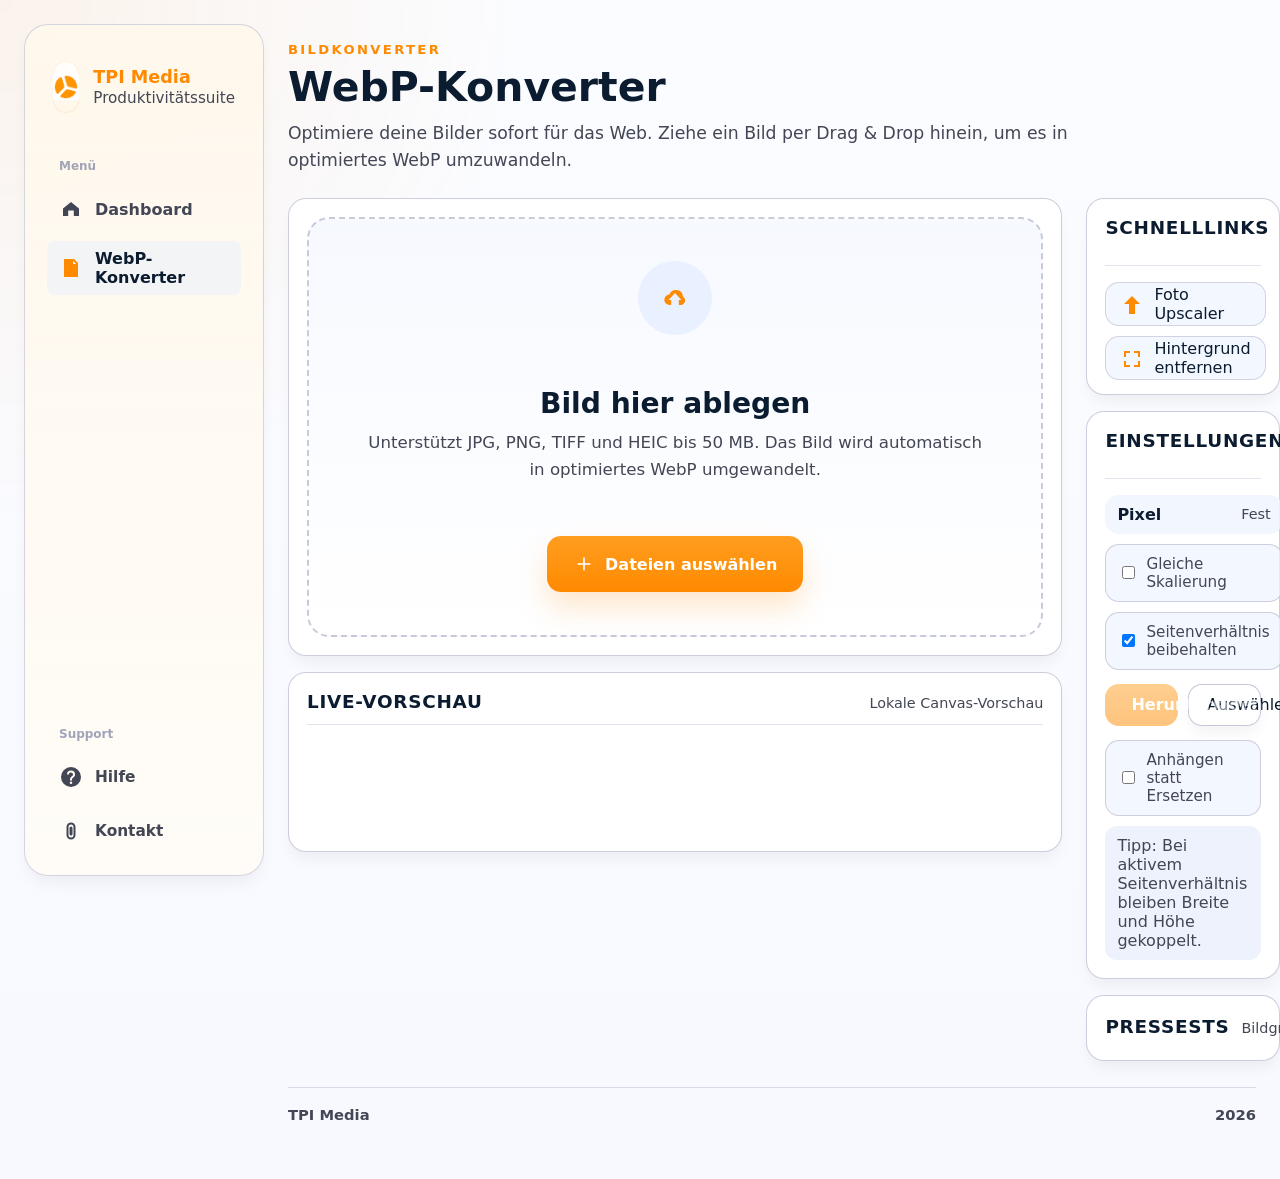
<file: html/image.html>
<!DOCTYPE html>
<html lang="de">

<head>
  <meta charset="UTF-8" />
  <meta name="viewport" content="width=device-width, initial-scale=1.0" />
  <title>TPI Media - WebP-Konverter</title>
  <link rel="icon" type="image/png" href="../bilder/fav.png" />
  <link rel="stylesheet" href="../vendor/cropper.min.css" />
  <link rel="stylesheet" href="../css/image.css" />
  <script defer src="../vendor/jszip.min.js"></script>
  <script defer src="../vendor/heic2any.min.js"></script>
  <script defer src="../vendor/piexif.min.js"></script>
  <script defer src="../vendor/cropper.min.js"></script>
  <script type="module" src="../js/image.js"></script>
</head>

<body class="converter-page">
  <div class="app-shell">
    <aside class="sidebar">
      <a class="brand" href="../index.html">
        <span class="brand-mark" aria-hidden="true">
          <img class="brand-logo" src="../bilder/Download.png" alt="" />
        </span>
        <span class="brand-copy">
          <strong>TPI Media</strong>
          <span>Produktivitätssuite</span>
        </span>
      </a>

      <nav class="sidebar-nav" aria-label="Werkzeuge">
        <span class="nav-category">Menü</span>
        <a class="nav-item" href="../index.html">
          <span class="nav-icon" aria-hidden="true">
            <svg viewBox="0 0 24 24" class="svg-icon"><path d="M4 11.5 12 5l8 6.5v7.5h-5.2v-5.6H9.2V19H4z" /></svg>
          </span>
          <span>Dashboard</span>
        </a>
        <a class="nav-item active" href="image.html">
          <span class="nav-icon" aria-hidden="true">
            <svg viewBox="0 0 24 24" class="svg-icon"><path d="M5 3h10l4 4v14H5zm9 1.8V8h3.2zM7 12.2h1.2l.5 3.5.8-3.5h1l.8 3.5.5-3.5H13L12 18h-1.2l-.8-3.4L9.2 18H8zm6.8 0h3.1c1.1 0 1.8.7 1.8 1.7s-.7 1.7-1.8 1.7H15V18h-1.2zm1.2 1v1.4h1.7c.5 0 .8-.3.8-.7s-.3-.7-.8-.7z" /></svg>
          </span>
          <span>WebP-Konverter</span>
        </a>
      </nav>

      <div class="sidebar-footer">
        <span class="nav-category">Support</span>
        <a class="nav-item secondary" href="help.html">
          <span class="nav-icon" aria-hidden="true">
            <svg viewBox="0 0 24 24" class="svg-icon"><path d="M12 2a10 10 0 1 0 10 10A10 10 0 0 0 12 2Zm0 17a1.25 1.25 0 1 1 1.25-1.25A1.25 1.25 0 0 1 12 19Zm1-4.1v.6h-2v-1.1a3.4 3.4 0 0 1 1.6-2.9c.8-.6 1.4-1 1.4-2a2.1 2.1 0 0 0-4.2 0H8a4 4 0 0 1 8 0c0 1.8-1 2.6-2 3.3a2.2 2.2 0 0 0-1 2.1Z" /></svg>
          </span>
          <span>Hilfe</span>
        </a>
        <a class="nav-item secondary" href="contact.html">
          <span class="nav-icon" aria-hidden="true">
            <svg viewBox="0 0 24 24" class="svg-icon"><path d="M12 3.5A4.5 4.5 0 0 0 7.5 8v8A4.5 4.5 0 0 0 12 20.5h0A4.5 4.5 0 0 0 16.5 16v-8A4.5 4.5 0 0 0 12 3.5Zm0 2A2.5 2.5 0 0 1 14.5 8v8a2.5 2.5 0 0 1-5 0v-8A2.5 2.5 0 0 1 12 5.5Zm0 2a1.5 1.5 0 0 0-1.5 1.5v6a1.5 1.5 0 0 0 3 0V9A1.5 1.5 0 0 0 12 7.5Z" /></svg>
          </span>
          <span>Kontakt</span>
        </a>
      </div>
    </aside>

    <div class="workspace">
      <main class="converter-main">
        <section class="hero">
          <p class="eyebrow">Bildkonverter</p>
          <h1>WebP-Konverter</h1>
          <p class="hero-copy">
            Optimiere deine Bilder sofort für das Web. Ziehe ein Bild per Drag & Drop hinein, um es in optimiertes WebP umzuwandeln.
          </p>
        </section>

        <section class="converter-grid">
          <div class="primary-stack">
            <section class="panel drop-panel">
              <div id="drop-zone" class="drop-zone">
                <div class="drop-icon" aria-hidden="true">
                  <svg viewBox="0 0 24 24" class="svg-icon drop-svg"><path d="M7.5 18a4.5 4.5 0 0 1-.3-9 6 6 0 0 1 11.6 1.8A4 4 0 0 1 18 18h-2.7v-4.3h2.2L12 7.7 6.5 13.7h2.2V18z" /></svg>
                </div>
                <div class="drop-copy">
                  <h2 id="drop-zone-title">Bild hier ablegen</h2>
                  <p id="drop-zone-copy">Unterstützt JPG, PNG, TIFF und HEIC bis 50 MB. Das Bild wird automatisch in optimiertes WebP umgewandelt.</p>
                </div>
                <div id="drop-zone-state" class="drop-state" aria-live="polite">
                  Wenn bereits Bilder geladen sind, ersetzt ein neuer Import die vorhandenen Dateien.
                </div>
                <button class="primary-cta" id="browse-files-btn" type="button">
                  <span aria-hidden="true" class="btn-icon">
                    <svg viewBox="0 0 24 24" class="svg-icon" fill="none" stroke="currentColor" stroke-width="2" stroke-linecap="round" stroke-linejoin="round">
                      <path d="M12 5v14" />
                      <path d="M5 12h14" />
                    </svg>
                  </span>
                  Dateien auswählen
                </button>
                <input type="file" id="file-input" accept="image/*,.heic,.heif" multiple hidden />
              </div>
            </section>

            <section class="panel preview-panel">
              <div class="panel-head">
                <h2>Live-Vorschau</h2>
                <span class="panel-subtle">Lokale Canvas-Vorschau</span>
              </div>
              <div id="gallery"></div>
            </section>
          </div>

          <aside class="side-stack">
            <section class="panel quick-links-panel">
              <div class="panel-head">
                <h2>Schnelllinks</h2>
                <span class="panel-subtle">Externe Helfer</span>
              </div>
              <div class="quick-links">
                <a class="quick-link" href="https://www.upscale.media/de/upload" target="_blank" rel="noopener noreferrer">
                  <span class="quick-link-icon" aria-hidden="true">
                    <svg viewBox="0 0 24 24" class="svg-icon"><path d="M12 3 4 11h5v10h6V11h5z" /></svg>
                  </span>
                  <span>Foto Upscaler</span>
                </a>
                <a class="quick-link" href="https://www.photoroom.com/de/werkzeuge/hintergrund-entfernen" target="_blank" rel="noopener noreferrer">
                  <span class="quick-link-icon" aria-hidden="true">
                    <svg viewBox="0 0 24 24" class="svg-icon"><path d="M4 4h6v2H6v4H4zm10 0h6v6h-2V6h-4zm4 10h2v6h-6v-2h4zM4 14h2v4h4v2H4z" /></svg>
                  </span>
                  <span>Hintergrund entfernen</span>
                </a>
              </div>
            </section>

            <section id="settings" class="panel settings-panel">
              <div class="panel-head">
                <h2>Einstellungen</h2>
                <span class="panel-subtle">Export-Steuerung</span>
              </div>

              <div class="toggles">
                <div class="mode-row">
                  <span id="mode-label" class="mode-label">Pixel</span>
                  <span class="mode-hint">Fest</span>
                </div>
                <label class="inline-toggle"><input type="checkbox" id="bulk-scale" /> Gleiche Skalierung</label>
                <label class="inline-toggle"><input type="checkbox" id="keep-aspect" checked /> Seitenverhältnis beibehalten</label>
              </div>

              <div class="action-buttons">
                <button id="download-btn" class="primary-button" disabled>Herunterladen</button>
                <button id="select-mode-btn" class="secondary-button" type="button">Auswählen</button>
                <button id="duplicate-selected-btn" class="secondary-button selection-action" type="button" disabled>Duplizieren</button>
                <button id="delete-selected-btn" class="secondary-button danger-button selection-action" type="button" disabled>Löschen</button>
              </div>

              <div class="secondary-actions">
                <label class="append-toggle">
                  <input type="checkbox" id="append-mode">
                  Anhängen statt Ersetzen
                </label>
                <span class="undo-hint">Tipp: Bei aktivem Seitenverhältnis bleiben Breite und Höhe gekoppelt.</span>
              </div>
            </section>

            <section class="panel presets-panel">
              <details class="presets-details">
                <summary>
                  <span>Pressests</span>
                  <span class="panel-subtle">Bildgrößen</span>
                </summary>
                <div class="preset-actions" aria-label="Bildgrößen-Presets">
                  <button class="preset-btn" type="button" data-preset="original">Original</button>
                  <button class="preset-btn" type="button" data-preset="web">Web 1200</button>
                  <button class="preset-btn" type="button" data-preset="hero">Hero 1920</button>
                  <button class="preset-btn" type="button" data-preset="mobile">Mobile 768</button>
                  <button class="preset-btn" type="button" data-preset="square">Quadrat 1080</button>
                </div>
              </details>
            </section>
          </aside>
        </section>
      </main>
      <footer class="site-footer">
        <span>TPI Media</span>
        <span>2026</span>
      </footer>
    </div>
  </div>

  <div id="spinner-overlay" class="hidden">
    <div class="spinner"></div>
  </div>

  <progress id="load-bar" value="0" max="100" class="hidden"></progress>

</body>

</html>
</file>
<file: css/style.css>
:root {
  --surface: #f8f9ff;
  --surface-dim: #fff3e3;
  --surface-low: #ffffff;
  --surface-panel: #fff8ef;
  --surface-panel-strong: #fff0dd;
  --surface-soft: #ffe7c2;
  --text: #0b1c30;
  --text-soft: #434654;
  --outline: #c3c5d7;
  --primary: #ff8a00;
  --primary-strong: #a14f00;
  --primary-soft: #fff3e3;
  --accent: #ff8a00;
  --accent-soft: #fff3e3;
  --shadow: 0 18px 45px rgba(11, 28, 48, 0.08);
  --shadow-soft: 0 10px 15px -3px rgba(0, 0, 0, 0.05);
  --radius-sm: 10px;
  --radius-md: 16px;
  --radius-lg: 24px;
  --sidebar-width: 240px;
  --content-width: 1200px;
  --font-display: "Inter", "SF Pro Display", "Segoe UI", system-ui, sans-serif;
  --font-body: "Inter", "SF Pro Text", "Segoe UI", system-ui, sans-serif;
}

* {
  box-sizing: border-box;
}

html,
body {
  min-height: 100%;
}

body {
  margin: 0;
  font-family: var(--font-body);
  color: var(--text);
  background:
    radial-gradient(circle at top left, rgba(255, 138, 0, 0.08), transparent 30%),
    linear-gradient(180deg, #fbfcff 0%, var(--surface) 100%);
}

a {
  color: inherit;
  text-decoration: none;
}

button,
input,
select {
  font: inherit;
}

button {
  cursor: pointer;
}

.svg-icon {
  width: 24px;
  height: 24px;
  display: block;
  fill: currentColor;
}

.app-shell {
  min-height: 100vh;
  display: grid;
  grid-template-columns: var(--sidebar-width) minmax(0, 1fr);
  gap: 24px;
  padding: 24px;
}

.sidebar {
  position: sticky;
  top: 24px;
  height: calc(100vh - 48px);
  padding: 28px 22px 22px;
  display: flex;
  flex-direction: column;
  justify-content: flex-start;
  gap: 18px;
  background: #ffffff;
  border: 1px solid rgba(195, 197, 215, 0.7);
  border-radius: var(--radius-lg);
  box-shadow: var(--shadow-soft);
  overflow-y: auto;
}

.brand {
  display: flex;
  align-items: center;
  gap: 14px;
  padding: 8px 6px 18px;
}

.brand-mark {
  width: 100%;
  height: auto;
  border-radius: 0;
  background: none;
  box-shadow: none;
  display: block;
}

.brand-logo {
  width: 100%;
  height: auto;
  display: block;
}

.brand-copy {
  display: flex;
  flex-direction: column;
  gap: 2px;
}

.brand-copy strong {
  font-family: var(--font-display);
  font-size: 1.1rem;
  color: var(--accent);
}

.brand-copy span {
  color: var(--text-soft);
  font-size: 0.95rem;
}

.sidebar-nav,
.sidebar-footer {
  display: flex;
  flex-direction: column;
  gap: 10px;
}

.sidebar-footer {
  margin-top: auto;
}

.nav-item {
  display: flex;
  align-items: center;
  gap: 12px;
  min-height: 44px;
  padding: 8px 12px;
  border-radius: 8px;
  color: var(--text-soft);
  font-weight: 600;
  letter-spacing: 0;
  transition: background-color 160ms ease, color 160ms ease;
}

.nav-item.secondary {
  min-height: 44px;
  font-size: 0.96rem;
  color: var(--text-soft);
}

.nav-item:hover {
  background: #F2EDED;
  color: var(--text);
}

.nav-item.active {
  background: #F2EDED;
  color: var(--text);
  font-weight: 700;
}



.nav-icon {
  width: 24px;
  height: 24px;
  display: inline-flex;
  align-items: center;
  justify-content: center;
  font-weight: 700;
  color: inherit;
  font-size: 1.08rem;
  flex: 0 0 24px;
}

.nav-item.active .nav-icon {
  color: inherit;
}

.nav-category {
  font-size: 0.75rem;
  font-weight: 600;
  color: #a0a4b8;
  margin: 10px 0 4px 12px;
  display: block;
}

.nav-icon .svg-icon {
  width: 26px;
  height: 26px;
}

.workspace {
  min-width: 0;
  padding: 0 24px 32px 0;
  width: 100%;
}

.site-footer {
  max-width: var(--content-width);
  margin: 26px auto 0;
  padding: 18px 0 0;
  border-top: 1px solid rgba(195, 197, 215, 0.58);
  display: flex;
  justify-content: space-between;
  gap: 16px;
  color: var(--text-soft);
  font-size: 0.92rem;
  font-weight: 700;
}

.topbar {
  min-height: 52px;
  display: flex;
  align-items: center;
  justify-content: flex-end;
  gap: 20px;
  margin-bottom: 14px;
}

.search-shell {
  position: relative;
  width: min(100%, 380px);
}

.search-input {
  width: 100%;
  height: 48px;
  padding: 0 18px 0 50px;
  border: 1px solid var(--outline);
  border-radius: 14px;
  background: rgba(255, 255, 255, 0.95);
  color: var(--text);
  box-shadow: var(--shadow-soft);
  outline: none;
}

.search-input::placeholder {
  color: rgba(67, 70, 84, 0.52);
}

.search-input:focus {
  border-color: rgba(255, 138, 0, 0.55);
  box-shadow: 0 0 0 4px rgba(255, 138, 0, 0.1), var(--shadow-soft);
}

.search-icon {
  position: absolute;
  left: 18px;
  top: 50%;
  transform: translateY(-50%);
  color: rgba(67, 70, 84, 0.8);
}

.topbar-actions {
  position: relative;
  display: flex;
  align-items: center;
  gap: 10px;
}

.icon-button,
.lang-button {
  height: 46px;
  min-width: 46px;
  padding: 0 14px;
  border: 1px solid rgba(195, 197, 215, 0.95);
  border-radius: 14px;
  background: rgba(255, 255, 255, 0.95);
  color: var(--text);
  display: inline-flex;
  align-items: center;
  justify-content: center;
  gap: 8px;
  box-shadow: var(--shadow-soft);
}

.icon-button:hover,
.lang-button:hover {
  border-color: rgba(255, 138, 0, 0.4);
  box-shadow: 0 12px 20px rgba(11, 28, 48, 0.08);
}

.avatar {
  width: 46px;
  height: 46px;
  border-radius: 50%;
  display: grid;
  place-items: center;
  background: linear-gradient(180deg, #fefefe, #d8e4fb);
  border: 1px solid rgba(195, 197, 215, 0.9);
  box-shadow: var(--shadow-soft);
  font-weight: 700;
  color: var(--primary-strong);
}

.lang-dropdown {
  position: absolute;
  top: calc(100% + 10px);
  right: 120px;
  z-index: 20;
  min-width: 170px;
  margin: 0;
  padding: 8px;
  list-style: none;
  border: 1px solid rgba(195, 197, 215, 0.9);
  border-radius: 14px;
  background: rgba(255, 255, 255, 0.98);
  box-shadow: var(--shadow);
}

.lang-dropdown li {
  padding: 10px 12px;
  border-radius: 10px;
  color: var(--text-soft);
}

.lang-dropdown li:hover {
  background: rgba(255, 138, 0, 0.1);
  color: var(--text);
}

.hidden {
  display: none !important;
}

.dashboard-main {
  display: flex;
  flex-direction: column;
  gap: 22px;
  width: 100%;
}

.hero {
  padding: 10px 0 4px;
}

.eyebrow {
  margin: 0 0 10px;
  font-size: 0.82rem;
  font-weight: 700;
  text-transform: uppercase;
  letter-spacing: 0.18em;
  color: var(--accent);
}

.hero h1 {
  margin: 0;
  font-family: var(--font-display);
  font-size: clamp(2.3rem, 3.4vw, 3.4rem);
  line-height: 1;
  letter-spacing: 0;
  color: var(--text);
}

.hero-copy {
  max-width: 820px;
  margin: 12px 0 0;
  font-size: 1.08rem;
  line-height: 1.55;
  color: var(--text-soft);
}

.hero-metrics {
  display: grid;
  grid-template-columns: repeat(3, minmax(0, 1fr));
  gap: 14px;
  margin-top: 16px;
}

.metric-card {
  padding: 14px 16px;
  border-radius: 14px;
  background: rgba(255, 255, 255, 0.96);
  border: 1px solid rgba(195, 197, 215, 0.85);
  box-shadow: var(--shadow-soft);
}

.metric-value {
  display: block;
  font-family: var(--font-display);
  font-size: 1.4rem;
  font-weight: 700;
  color: var(--accent);
}

.metric-label {
  display: block;
  margin-top: 6px;
  color: var(--text-soft);
}

.dashboard-grid {
  display: flex;
  flex-direction: column;
  gap: 18px;
}

.panel {
  padding: 18px;
  border-radius: 16px;
  background: rgba(255, 255, 255, 0.98);
  border: 1px solid rgba(195, 197, 215, 0.85);
  box-shadow: var(--shadow-soft);
}

.panel-head {
  display: flex;
  align-items: baseline;
  justify-content: space-between;
  gap: 12px;
  margin-bottom: 16px;
  padding-bottom: 12px;
  border-bottom: 1px solid rgba(195, 197, 215, 0.5);
}

.panel-head h2 {
  margin: 0;
  font-family: var(--font-display);
  font-size: 1.15rem;
  letter-spacing: 0.04em;
  text-transform: uppercase;
}

.panel-subtle {
  color: var(--text-soft);
  font-size: 0.9rem;
}

.section-head {
  display: flex;
  align-items: flex-end;
  justify-content: space-between;
  gap: 18px;
}

.section-head h2 {
  margin: 0;
  font-family: var(--font-display);
  font-size: 1.6rem;
  letter-spacing: 0;
}

.section-head p {
  margin: 6px 0 0;
  color: var(--text-soft);
}

.filter-bar {
  display: flex;
  flex-wrap: wrap;
  gap: 10px;
}

.filter-btn {
  min-height: 40px;
  padding: 0 16px;
  border: 1px solid rgba(195, 197, 215, 0.95);
  border-radius: 999px;
  background: rgba(255, 255, 255, 0.95);
  color: var(--text-soft);
  transition: background-color 160ms ease, border-color 160ms ease, transform 160ms ease;
}

.filter-btn:hover {
  transform: translateY(-1px);
  border-color: rgba(255, 138, 0, 0.35);
}

.filter-btn.active {
  background: linear-gradient(180deg, #ffffff, var(--primary-soft));
  border-color: rgba(255, 138, 0, 0.35);
  color: var(--primary-strong);
  box-shadow: var(--shadow-soft);
}

.tools-grid {
  display: grid;
  grid-template-columns: minmax(260px, 420px);
  gap: 14px;
}

.tool-card {
  position: relative;
  min-height: 190px;
  padding: 18px;
  border-radius: 16px;
  background: rgba(255, 255, 255, 0.98);
  border: 1px solid rgba(195, 197, 215, 0.85);
  box-shadow: var(--shadow-soft);
  overflow: hidden;
  transition: transform 160ms ease, box-shadow 160ms ease, border-color 160ms ease;
}

.tool-card:hover {
  transform: translateY(-4px);
  border-color: rgba(255, 138, 0, 0.35);
  box-shadow: var(--shadow);
}

.tool-card.hidden {
  display: none;
}

.faq-grid {
  display: grid;
  grid-template-columns: repeat(2, minmax(0, 1fr));
  gap: 14px;
}

.faq-card,
.contact-card {
  padding: 16px;
  border-radius: 16px;
  background: rgba(255, 248, 239, 0.78);
  border: 1px solid rgba(195, 197, 215, 0.65);
}

.faq-card h3 {
  margin: 0 0 8px;
  font-family: var(--font-display);
  font-size: 1.05rem;
  color: var(--text);
}

.faq-card p,
.contact-card p {
  margin: 0;
  color: var(--text-soft);
  line-height: 1.55;
}

.contact-mail {
  display: inline-flex;
  align-items: center;
  min-height: 48px;
  margin: 12px 0;
  padding: 0 16px;
  border-radius: 14px;
  background: linear-gradient(180deg, #ff9d1f, var(--accent));
  color: #fff;
  font-weight: 700;
  box-shadow: none;
}

.contact-mail:hover {
  transform: translateY(-1px);
  box-shadow: none;
}

.tool-badge {
  position: absolute;
  top: 18px;
  right: 18px;
  padding: 6px 10px;
  border-radius: 999px;
  background: rgba(255, 138, 0, 0.14);
  color: #a14f00;
  font-size: 0.75rem;
  font-weight: 700;
  letter-spacing: 0.04em;
  text-transform: uppercase;
}

.tool-badge.beta {
  background: rgba(255, 138, 0, 0.14);
  color: #a14f00;
}

.tool-icon {
  width: 54px;
  height: 54px;
  border-radius: 14px;
  background: linear-gradient(180deg, #fff9f1, #ffe7c2);
  display: grid;
  place-items: center;
  font-size: 1.45rem;
  color: var(--accent);
  margin-bottom: 18px;
}

.tool-icon .svg-icon {
  width: 28px;
  height: 28px;
}

.tool-title {
  margin: 0;
  font-family: var(--font-display);
  font-size: 1.2rem;
  letter-spacing: 0;
}

.tool-description {
  margin: 10px 0 0;
  color: var(--text-soft);
  line-height: 1.55;
}

@media (max-width: 1100px) {
  .app-shell {
    grid-template-columns: 1fr;
    padding: 0;
    gap: 0;
  }

  .workspace {
    padding: 16px;
    padding-top: 76px;
  }

  .sidebar {
    position: fixed;
    top: 0;
    left: 0;
    bottom: 0;
    width: 280px;
    height: 100vh;
    padding: 24px 20px;
    background: #ffffff;
    border: none;
    border-radius: 0;
    box-shadow: 2px 0 24px rgba(11, 28, 48, 0.15);
    z-index: 10001;
    transform: translateX(-100%);
    transition: transform 0.3s cubic-bezier(0.4, 0, 0.2, 1);
  }

  body.menu-open {
    overflow: hidden;
  }

  body.menu-open .sidebar {
    transform: translateX(0);
  }

  .sidebar-overlay {
    position: fixed;
    inset: 0;
    background: rgba(11, 28, 48, 0.4);
    backdrop-filter: blur(4px);
    z-index: 10000;
    opacity: 0;
    pointer-events: none;
    transition: opacity 0.3s ease;
  }

  body.menu-open .sidebar-overlay {
    opacity: 1;
    pointer-events: auto;
  }

  .mobile-header {
    display: flex;
    align-items: center;
    justify-content: space-between;
    position: fixed;
    top: 0;
    left: 0;
    right: 0;
    height: 60px;
    padding: 0 16px;
    background: rgba(255, 255, 255, 0.95);
    backdrop-filter: blur(8px);
    border-bottom: 1px solid rgba(195, 197, 215, 0.5);
    z-index: 9999;
  }

  .mobile-brand {
    font-family: var(--font-display);
    font-size: 1.15rem;
    font-weight: 700;
    color: var(--text);
  }

  .menu-toggle {
    display: flex;
    align-items: center;
    justify-content: center;
    width: 44px;
    height: 44px;
    border: none;
    background: transparent;
    color: var(--text);
    border-radius: 10px;
    padding: 0;
  }

  .menu-toggle:hover {
    background: rgba(195, 197, 215, 0.2);
  }
}

@media (min-width: 1101px) {
  .mobile-header,
  .sidebar-overlay {
    display: none !important;
  }
}

@media (max-width: 860px) {
  .hero-metrics,
  .tools-grid {
    grid-template-columns: 1fr 1fr;
  }

  .section-head,
  .topbar {
    flex-direction: column;
    align-items: stretch;
  }

  .topbar-actions {
    flex-wrap: wrap;
  }
}

@media (max-width: 680px) {
  .hero-metrics,
  .tools-grid {
    grid-template-columns: 1fr;
  }

  .hero h1 {
    font-size: clamp(2.2rem, 8vw, 3.6rem);
  }

  .faq-grid {
    grid-template-columns: 1fr;
  }

  .contact-mail {
    width: 100%;
    justify-content: center;
  }
}
</file>
<file: css/webp-converter.css>
:root {
  --surface: #f8f9ff;
  --surface-low: #ffffff;
  --surface-panel: #F2EDED;
  --surface-soft: #F2EDED;
  --surface-soft-2: #F2EDED;
  --text: #0b1c30;
  --text-soft: #434654;
  --outline: #c3c5d7;
  --primary: #b0b0b0;
  --primary-strong: #909090;
  --accent: #ff8a00;
  --shadow: 0 18px 45px rgba(11, 28, 48, 0.08);
  --shadow-soft: 0 10px 15px -3px rgba(0, 0, 0, 0.05);
  --radius-sm: 10px;
  --radius-md: 16px;
  --radius-lg: 24px;
  --sidebar-width: 240px;
  --content-width: 100%;
  --font-display: "Inter", "SF Pro Display", "Segoe UI", system-ui, sans-serif;
  --font-body: "Inter", "SF Pro Text", "Segoe UI", system-ui, sans-serif;
}

* {
  box-sizing: border-box;
}

html,
body {
  min-height: 100%;
}

body {
  margin: 0;
  font-family: var(--font-body);
  color: var(--text);
  background:
    radial-gradient(circle at top left, rgba(255, 138, 0, 0.08), transparent 30%),
    linear-gradient(180deg, #fbfcff 0%, var(--surface) 100%);
}

a {
  color: inherit;
  text-decoration: none;
}

button,
input,
select {
  font: inherit;
}

button {
  cursor: pointer;
}

.app-shell {
  min-height: 100vh;
  display: grid;
  grid-template-columns: var(--sidebar-width) minmax(0, 1fr);
  gap: 24px;
  padding: 24px;
}

.sidebar {
  position: sticky;
  top: 24px;
  height: calc(100vh - 48px);
  padding: 28px 22px 22px;
  display: flex;
  flex-direction: column;
  justify-content: flex-start;
  gap: 18px;
  background: #ffffff;
  border: 1px solid rgba(195, 197, 215, 0.7);
  border-radius: var(--radius-lg);
  box-shadow: var(--shadow-soft);
  overflow-y: auto;
}

.brand {
  display: flex;
  align-items: center;
  gap: 14px;
  padding: 8px 6px 18px;
}

.brand-mark {
  width: 100%;
  height: auto;
  border-radius: 0;
  background: none;
  box-shadow: none;
  display: block;
}

.brand-logo {
  width: 100%;
  height: auto;
  display: block;
}

.brand-copy {
  display: flex;
  flex-direction: column;
  gap: 2px;
}

.brand-copy strong {
  font-family: var(--font-display);
  font-size: 1.1rem;
  color: var(--accent);
}

.brand-copy span {
  color: var(--text-soft);
  font-size: 0.95rem;
}

.sidebar-nav,
.sidebar-footer {
  display: flex;
  flex-direction: column;
  gap: 10px;
}

.sidebar-footer {
  margin-top: auto;
}

.nav-item {
  display: flex;
  align-items: center;
  gap: 12px;
  min-height: 44px;
  padding: 8px 12px;
  border-radius: 8px;
  color: var(--text-soft);
  font-weight: 600;
  letter-spacing: 0;
  transition: background-color 160ms ease, color 160ms ease;
}

.nav-item.secondary {
  min-height: 44px;
  font-size: 0.96rem;
  color: var(--text-soft);
}

.nav-item:hover {
  background: #F2EDED;
  color: var(--text);
}

.nav-item.active {
  background: #F2EDED;
  color: var(--text);
  font-weight: 700;
}



.nav-icon {
  width: 24px;
  height: 24px;
  display: inline-flex;
  align-items: center;
  justify-content: center;
  font-weight: 700;
  color: inherit;
  font-size: 1.08rem;
  flex: 0 0 24px;
}

.nav-item.active .nav-icon {
  color: inherit;
}

.nav-category {
  font-size: 0.75rem;
  font-weight: 600;
  color: #a0a4b8;
  margin: 10px 0 4px 12px;
  display: block;
}

.svg-icon {
  width: 24px;
  height: 24px;
  display: block;
  fill: currentColor;
}

.nav-icon .svg-icon {
  width: 26px;
  height: 26px;
}

.primary-cta .svg-icon {
  fill: none;
  stroke: currentColor;
}

.workspace {
  min-width: 0;
  padding: 0 24px 32px 0;
  width: 100%;
}

.site-footer {
  max-width: var(--content-width);
  margin: 26px auto 0;
  padding: 18px 0 0;
  border-top: 1px solid rgba(195, 197, 215, 0.58);
  display: flex;
  justify-content: space-between;
  gap: 16px;
  color: var(--text-soft);
  font-size: 0.92rem;
  font-weight: 700;
}

.topbar {
  min-height: 46px;
  display: flex;
  align-items: center;
  justify-content: flex-end;
  gap: 20px;
  margin-bottom: 6px;
}

.search-shell {
  position: relative;
  width: min(100%, 380px);
}

.search-input {
  width: 100%;
  height: 48px;
  padding: 0 18px 0 50px;
  border: 1px solid var(--outline);
  border-radius: 14px;
  background: rgba(255, 255, 255, 0.95);
  color: var(--text);
  box-shadow: var(--shadow-soft);
  outline: none;
}

.search-input::placeholder {
  color: rgba(67, 70, 84, 0.52);
}

.search-input:focus {
  border-color: rgba(176, 176, 176, 0.55);
  box-shadow: 0 0 0 4px rgba(176, 176, 176, 0.08), var(--shadow-soft);
}

.search-icon {
  position: absolute;
  left: 18px;
  top: 50%;
  transform: translateY(-50%);
  color: rgba(67, 70, 84, 0.8);
}

.topbar-actions {
  display: flex;
  align-items: center;
  gap: 10px;
}

.icon-button,
.lang-button {
  height: 46px;
  min-width: 46px;
  padding: 0 14px;
  border: 1px solid rgba(195, 197, 215, 0.95);
  border-radius: 14px;
  background: rgba(255, 255, 255, 0.95);
  color: var(--text);
  display: inline-flex;
  align-items: center;
  justify-content: center;
  gap: 8px;
  box-shadow: var(--shadow-soft);
}

.icon-button:hover,
.lang-button:hover {
  border-color: rgba(176, 176, 176, 0.35);
  box-shadow: 0 12px 20px rgba(11, 28, 48, 0.08);
}

.avatar {
  width: 46px;
  height: 46px;
  border-radius: 50%;
  display: grid;
  place-items: center;
  background: linear-gradient(180deg, #fefefe, #d8e4fb);
  border: 1px solid rgba(195, 197, 215, 0.9);
  box-shadow: var(--shadow-soft);
  font-weight: 700;
  color: var(--primary-strong);
}

.converter-main {
  display: flex;
  flex-direction: column;
  gap: 20px;
  width: 100%;
  padding-top: 18px;
}

.hero {
  padding: 0 0 4px;
}

.eyebrow {
  margin: 0 0 10px;
  font-size: 0.82rem;
  font-weight: 700;
  text-transform: uppercase;
  letter-spacing: 0.18em;
  color: var(--accent);
}

.hero h1 {
  margin: 0;
  font-family: var(--font-display);
  font-size: clamp(2.1rem, 3.2vw, 3.2rem);
  line-height: 1;
  letter-spacing: 0;
  color: var(--text);
}

.hero-copy {
  max-width: 860px;
  margin: 12px 0 0;
  font-size: 1.08rem;
  line-height: 1.55;
  color: var(--text-soft);
}

.converter-grid {
  display: grid;
  grid-template-columns: 3fr 1fr;
  gap: 24px;
  align-items: start;
}

.drop-copy {
  display: grid;
  gap: 10px;
  justify-items: center;
}

.drop-state {
  display: none;
  max-width: 640px;
  padding: 10px 14px;
  border-radius: 14px;
  background: rgba(176, 176, 176, 0.08);
  color: var(--text-soft);
  line-height: 1.45;
  font-size: 0.95rem;
}

body.replace-mode .drop-zone {
  min-height: 210px;
  padding: 16px 18px;
  gap: 10px;
  background: linear-gradient(180deg, rgba(255, 247, 229, 0.95), rgba(255, 255, 255, 0.92));
}

body.replace-mode .drop-icon {
  width: 58px;
  height: 58px;
}

body.replace-mode .drop-svg {
  width: 22px;
  height: 22px;
}

body.replace-mode .drop-copy {
  gap: 8px;
}

body.replace-mode .drop-zone h2 {
  font-size: clamp(1.15rem, 1.6vw, 1.5rem);
}

body.replace-mode .drop-zone p {
  font-size: 0.93rem;
  line-height: 1.45;
}

body.replace-mode .drop-state {
  display: block;
  background: rgba(255, 138, 0, 0.16);
  border: 1px solid rgba(255, 138, 0, 0.22);
  color: var(--text);
  font-weight: 600;
}

body.replace-mode .primary-cta {
  min-height: 48px;
  padding: 0 22px;
}

.primary-stack,
.side-stack {
  display: flex;
  flex-direction: column;
  gap: 16px;
}

.panel {
  padding: 18px;
  border-radius: 18px;
  background: rgba(255, 255, 255, 0.98);
  border: 1px solid rgba(195, 197, 215, 0.85);
  box-shadow: var(--shadow-soft);
}

.panel-head {
  display: flex;
  align-items: baseline;
  justify-content: space-between;
  gap: 12px;
  margin-bottom: 16px;
  padding-bottom: 12px;
  border-bottom: 1px solid rgba(195, 197, 215, 0.5);
}

.panel-head h2 {
  margin: 0;
  font-family: var(--font-display);
  font-size: 1.15rem;
  letter-spacing: 0.04em;
  text-transform: uppercase;
}

.panel-subtle {
  color: var(--text-soft);
  font-size: 0.9rem;
}

.drop-zone {
  min-height: 420px;
  border: 2px dashed rgba(195, 197, 215, 0.9);
  border-radius: 22px;
  background:
    linear-gradient(180deg, rgba(242, 237, 237, 0.55), rgba(255, 255, 255, 0.85));
  padding: 22px 18px;
  text-align: center;
  display: grid;
  place-items: center;
  gap: 12px;
  transition: border-color 160ms ease, background-color 160ms ease, transform 160ms ease;
}

.drop-zone.dragover {
  border-color: rgba(176, 176, 176, 0.55);
  background: rgba(242, 237, 237, 0.7);
  transform: translateY(-2px);
}

.drop-icon {
  width: 74px;
  height: 74px;
  border-radius: 50%;
  display: grid;
  place-items: center;
  color: var(--accent);
  background: var(--surface-soft-2);
}

.drop-svg {
  width: 28px;
  height: 28px;
}

.btn-icon,
.quick-link-icon {
  display: inline-grid;
  place-items: center;
}

.drop-zone h2 {
  margin: 0;
  font-family: var(--font-display);
  font-size: clamp(1.5rem, 2.2vw, 2rem);
  letter-spacing: 0;
}

.drop-zone p {
  margin: 0;
  max-width: 620px;
  color: var(--text-soft);
  line-height: 1.6;
  font-size: 1.04rem;
}

.primary-cta,
.primary-button {
  min-height: 56px;
  padding: 0 26px;
  border: none;
  border-radius: 14px;
  background: linear-gradient(180deg, #ff9d1f, var(--accent));
  color: #ffffff;
  font-weight: 700;
  box-shadow: none;
}

.primary-cta {
  display: inline-flex;
  align-items: center;
  justify-content: center;
  gap: 10px;
}

.primary-cta .btn-icon {
  width: 22px;
  height: 22px;
}

.primary-cta .svg-icon {
  width: 20px;
  height: 20px;
}

.primary-cta:hover,
.primary-button:hover {
  filter: brightness(1.02);
}

.primary-button:disabled,
.secondary-button:disabled,
.crop-controls button:disabled,
.action-buttons button:disabled {
  opacity: 0.5;
  cursor: not-allowed;
  transform: none;
  box-shadow: none;
}

.secondary-button,
.crop-controls button {
  min-height: 42px;
  padding: 0 18px;
  border: 1px solid rgba(195, 197, 215, 0.95);
  border-radius: 14px;
  background: rgba(255, 255, 255, 0.95);
  color: var(--text);
  box-shadow: var(--shadow-soft);
}

.secondary-button:hover,
.crop-controls button:hover {
  border-color: rgba(176, 176, 176, 0.35);
  transform: translateY(-1px);
}

.preview-panel {
  padding-bottom: 14px;
}

#gallery {
  display: grid;
  grid-template-columns: repeat(auto-fill, minmax(210px, 1fr));
  gap: 16px;
  align-items: start;
  min-height: 96px;
}

.image-card {
  position: relative;
  display: flex;
  flex-direction: column;
  gap: 12px;
  padding: 16px;
  border-radius: 18px;
  background: linear-gradient(180deg, #ffffff, #f7faff);
  border: 1px solid rgba(195, 197, 215, 0.85);
  box-shadow: var(--shadow-soft);
  overflow: hidden;
  cursor: pointer;
  transition: border-color 160ms ease, box-shadow 160ms ease, transform 160ms ease, background 160ms ease;
}

.image-card * {
  box-sizing: border-box;
}

.image-card:hover {
  border-color: rgba(176, 176, 176, 0.35);
  box-shadow: 0 14px 26px rgba(11, 28, 48, 0.1);
  transform: translateY(-2px);
}

.image-card.selected {
  border-color: rgba(176, 176, 176, 0.72);
  background: linear-gradient(180deg, #ffffff, #eef5ff);
  box-shadow: 0 0 0 4px rgba(176, 176, 176, 0.1), var(--shadow-soft);
}

.selection-check {
  position: absolute;
  top: 10px;
  left: 10px;
  z-index: 4;
  width: 34px;
  height: 34px;
  border-radius: 999px;
  display: grid;
  place-items: center;
  border: 2px solid rgba(176, 176, 176, 0.65);
  background: rgba(255, 255, 255, 0.94);
  color: transparent;
  font-size: 1rem;
  font-weight: 800;
  box-shadow: 0 10px 18px rgba(11, 28, 48, 0.12);
}

.image-card.selected .selection-check {
  background: var(--primary);
  border-color: var(--primary);
  color: #ffffff;
}

.image-card canvas {
  display: block;
  width: 100% !important;
  height: auto !important;
  border-radius: 14px;
  background: rgba(242, 237, 237, 0.7);
}

.meta {
  display: grid;
  gap: 6px;
  color: var(--text-soft);
  font-size: 0.92rem;
}

.meta .filename {
  display: inline-block;
  max-width: 100%;
  white-space: nowrap;
  overflow: hidden;
  text-overflow: ellipsis;
  color: var(--text);
  font-weight: 600;
}

.file-size-row {
  display: flex;
  gap: 6px;
  align-items: center;
  flex-wrap: wrap;
}

.size-tag {
  display: inline-block;
  padding: 1px 7px;
  border-radius: 99px;
  font-size: 0.78rem;
  font-weight: 600;
  letter-spacing: 0.01em;
}

.size-orig {
  background: rgba(0,0,0,0.06);
  color: var(--text-soft);
}

.download-result {
  display: none;
  padding: 10px 14px;
  border-radius: var(--radius-sm);
  font-size: 0.86rem;
  font-weight: 500;
  margin-top: 8px;
  line-height: 1.4;
}

.download-result.success {
  display: block;
  background: #e8f5e9;
  color: #2e7d32;
  border: 1px solid #a5d6a7;
}

.download-result.warning {
  display: block;
  background: #fff8e1;
  color: #bf6000;
  border: 1px solid #ffcc80;
}

/* ── Info-Tooltip (ℹ neben Ergebnis-Nachrichten) ── */
.info-tip {
  position: relative;
  display: inline-flex;
  align-items: center;
  vertical-align: middle;
  margin-left: 6px;
  cursor: help;
}

.info-tip-icon {
  display: inline-flex;
  align-items: center;
  justify-content: center;
  width: 20px;
  height: 20px;
  border-radius: 50%;
  background: rgba(0, 0, 0, 0.08);
  font-size: 0.72rem;
  font-weight: 700;
  color: inherit;
  transition: background 160ms ease, transform 160ms ease;
  line-height: 1;
}

.info-tip:hover .info-tip-icon,
.info-tip:focus .info-tip-icon {
  background: rgba(0, 0, 0, 0.16);
  transform: scale(1.1);
}

.info-tip-bubble {
  display: none;
  position: absolute;
  bottom: calc(100% + 10px);
  left: 50%;
  transform: translateX(-50%);
  width: max(240px, min(360px, 60vw));
  padding: 12px 16px;
  border-radius: 12px;
  background: #1a1a2e;
  color: #f0f0f5;
  font-size: 0.82rem;
  font-weight: 400;
  line-height: 1.55;
  box-shadow: 0 8px 30px rgba(0, 0, 0, 0.2);
  z-index: 100;
  pointer-events: none;
}

.info-tip-bubble::after {
  content: '';
  position: absolute;
  top: 100%;
  left: 50%;
  transform: translateX(-50%);
  border: 6px solid transparent;
  border-top-color: #1a1a2e;
}

.info-tip:hover .info-tip-bubble,
.info-tip:focus .info-tip-bubble {
  display: block;
  animation: infoFadeIn 180ms ease;
}

@keyframes infoFadeIn {
  from { opacity: 0; transform: translateX(-50%) translateY(4px); }
  to   { opacity: 1; transform: translateX(-50%) translateY(0); }
}

/* ── Safari-Banner ── */
.safari-banner {
  margin-bottom: 16px;
  border-radius: var(--radius-md);
  overflow: hidden;
  animation: bannerSlideIn 400ms ease;
}

.safari-banner.dismissed {
  animation: bannerSlideOut 300ms ease forwards;
}

.safari-banner-content {
  display: flex;
  align-items: flex-start;
  gap: 14px;
  padding: 16px 20px;
  background: linear-gradient(135deg, #fff3e0, #fff8e1);
  border: 1px solid #ffcc80;
  border-radius: var(--radius-md);
}

.safari-banner-icon {
  flex-shrink: 0;
  display: inline-flex;
  align-items: center;
  justify-content: center;
  width: 36px;
  height: 36px;
  border-radius: 50%;
  background: rgba(255, 138, 0, 0.15);
  font-size: 1.15rem;
  line-height: 1;
}

.safari-banner-text {
  flex: 1;
  font-size: 0.92rem;
  line-height: 1.55;
  color: #7a4900;
}

.safari-banner-text strong {
  color: #5a3500;
}

.safari-banner-close {
  flex-shrink: 0;
  width: 32px;
  height: 32px;
  border: none;
  border-radius: 8px;
  background: rgba(0, 0, 0, 0.05);
  color: #7a4900;
  font-size: 1rem;
  cursor: pointer;
  display: inline-flex;
  align-items: center;
  justify-content: center;
  transition: background 160ms ease;
}

.safari-banner-close:hover {
  background: rgba(0, 0, 0, 0.1);
}

@keyframes bannerSlideIn {
  from { opacity: 0; transform: translateY(-10px); }
  to   { opacity: 1; transform: translateY(0); }
}

@keyframes bannerSlideOut {
  from { opacity: 1; transform: translateY(0); }
  to   { opacity: 0; transform: translateY(-10px); }
}

.name-edit {
  display: grid;
  gap: 8px;
}

.name-edit label {
  font-size: 0.82rem;
  font-weight: 700;
  text-transform: uppercase;
  letter-spacing: 0.08em;
  color: var(--text-soft);
}

.name-edit .name-input,
.name-edit .alt-input,
.field select,
.card-controls input[type="number"] {
  width: 100%;
  min-height: 44px;
  padding: 0 12px;
  border-radius: 12px;
  border: 1px solid rgba(195, 197, 215, 0.95);
  background: #ffffff;
  color: var(--text);
  outline: none;
}

.name-edit .name-input:focus,
.name-edit .alt-input:focus,
.field select:focus,
.card-controls input[type="number"]:focus {
  border-color: rgba(176, 176, 176, 0.55);
  box-shadow: 0 0 0 4px rgba(176, 176, 176, 0.08);
}

.card-controls {
  display: grid;
  gap: 12px;
}

.card-controls label {
  display: grid;
  gap: 8px;
  color: var(--text-soft);
  font-size: 0.92rem;
}

.card-controls input[type="range"] {
  width: 100%;
}

#settings {
  position: sticky;
  top: 18px;
}

.quick-links-panel {
  padding-bottom: 14px;
}

.quick-links {
  display: grid;
  gap: 10px;
}

.quick-link {
  display: flex;
  align-items: center;
  gap: 12px;
  min-height: 44px;
  padding: 0 14px;
  border-radius: 14px;
  border: 1px solid rgba(195, 197, 215, 0.7);
  background: rgba(242, 237, 237, 0.75);
  color: var(--text);
}

.quick-link:hover {
  background: rgba(242, 237, 237, 0.9);
}

.quick-link-icon {
  width: 22px;
  height: 22px;
  color: var(--accent);
}

.toggles {
  display: grid;
  gap: 10px;
  margin-bottom: 14px;
}

.mode-row {
  display: flex;
  align-items: center;
  justify-content: space-between;
  gap: 12px;
  padding: 10px 12px;
  border-radius: 14px;
  background: rgba(242, 237, 237, 0.82);
}

.mode-label {
  font-weight: 700;
  color: var(--text);
}

.mode-hint {
  color: var(--text-soft);
  font-size: 0.9rem;
}

.inline-toggle,
.append-toggle {
  display: inline-flex;
  align-items: center;
  gap: 8px;
  color: var(--text-soft);
  font-size: 0.95rem;
  padding: 10px 12px;
  border-radius: 14px;
  border: 1px solid rgba(195, 197, 215, 0.8);
  background: rgba(242, 237, 237, 0.72);
}

.quality-row {
  display: flex;
  align-items: center;
  justify-content: space-between;
  gap: 12px;
  padding: 10px 12px;
  border-radius: 14px;
  border: 1px solid rgba(195, 197, 215, 0.8);
  background: rgba(242, 237, 237, 0.72);
}

.quality-label {
  font-size: 0.95rem;
  color: var(--text-soft);
  white-space: nowrap;
}

.quality-slider-group {
  display: flex;
  align-items: center;
  gap: 8px;
  flex: 1;
  min-width: 0;
}

.quality-slider {
  flex: 1;
  min-width: 0;
  accent-color: var(--accent);
  cursor: pointer;
}

.quality-val {
  font-size: 0.88rem;
  font-weight: 700;
  color: var(--text);
  min-width: 34px;
  text-align: right;
}

body.append-mode .append-toggle {
  border-color: rgba(176, 176, 176, 0.4);
  background: rgba(176, 176, 176, 0.1);
  color: var(--text);
  box-shadow: 0 0 0 4px rgba(176, 176, 176, 0.06);
}

.field {
  display: grid;
  gap: 8px;
  margin-bottom: 18px;
}

.field span {
  color: var(--text-soft);
  font-weight: 700;
  font-size: 0.85rem;
  text-transform: uppercase;
  letter-spacing: 0.08em;
}

.preset-actions {
  display: grid;
  grid-template-columns: repeat(2, minmax(0, 1fr));
  gap: 8px;
  margin-top: 14px;
}

.presets-details summary {
  display: flex;
  align-items: baseline;
  justify-content: space-between;
  gap: 12px;
  cursor: pointer;
  list-style: none;
  user-select: none;
}

.presets-details summary::-webkit-details-marker {
  display: none;
}

.presets-details summary::after {
  content: "+";
  width: 28px;
  height: 28px;
  border-radius: 10px;
  display: grid;
  place-items: center;
  background: rgba(176, 176, 176, 0.08);
  color: var(--primary-strong);
  font-weight: 800;
  flex: 0 0 28px;
}

.presets-details[open] summary::after {
  content: "-";
}

.presets-details summary span:first-child {
  margin: 0;
  font-family: var(--font-display);
  font-size: 1.15rem;
  font-weight: 800;
  letter-spacing: 0.04em;
  text-transform: uppercase;
}

.preset-btn {
  min-height: 38px;
  padding: 0 10px;
  border: 1px solid rgba(195, 197, 215, 0.9);
  border-radius: 12px;
  background: rgba(255, 255, 255, 0.95);
  color: var(--text);
  font-size: 0.9rem;
  font-weight: 700;
  box-shadow: var(--shadow-soft);
}

.preset-btn:hover {
  border-color: rgba(176, 176, 176, 0.35);
  transform: translateY(-1px);
}

.preset-btn:disabled {
  opacity: 0.5;
  cursor: not-allowed;
  transform: none;
}

.action-buttons {
  display: grid;
  grid-template-columns: repeat(2, minmax(0, 1fr));
  gap: 10px;
  margin-bottom: 14px;
}

.action-buttons button {
  min-height: 42px;
}

.danger-button {
  border-color: rgba(255, 138, 0, 0.45);
  color: #a14f00;
  background: rgba(255, 138, 0, 0.1);
}

.secondary-actions {
  display: grid;
  gap: 10px;
}

.undo-hint {
  display: inline-flex;
  align-items: center;
  padding: 10px 12px;
  border-radius: 12px;
  background: rgba(176, 176, 176, 0.08);
  color: var(--text-soft);
}

.tips-list {
  display: none;
}

.tips-list li {
  display: none;
}

.tips-list strong {
  display: none;
}

.tips-list span {
  display: none;
}

.tips-grid {
  display: grid;
  grid-template-columns: repeat(2, minmax(0, 1fr));
  gap: 10px;
}

.tip-card {
  display: grid;
  gap: 4px;
  padding: 10px;
  border-radius: 14px;
  background: rgba(242, 237, 237, 0.72);
}

.tip-card strong {
  font-size: 1rem;
}

.tip-card span {
  color: var(--text-soft);
  line-height: 1.35;
  font-size: 0.92rem;
}

.modal {
  position: fixed;
  inset: 0;
  display: none;
  align-items: center;
  justify-content: center;
  background: rgba(11, 28, 48, 0.48);
  backdrop-filter: blur(8px);
  z-index: 10000;
  padding: 24px;
}

.modal.open {
  display: flex;
}

.modal-content {
  width: min(1100px, 100%);
  max-height: 95vh;
  display: flex;
  flex-direction: column;
  gap: 16px;
  overflow: hidden;
}

.modal-head {
  margin-bottom: 0;
}

.crop-image-container {
  min-height: 60vh;
  max-height: 70vh;
  overflow: hidden;
  display: flex;
  align-items: center;
  justify-content: center;
  border-radius: 18px;
  background: rgba(242, 237, 237, 0.92);
  border: 1px solid rgba(195, 197, 215, 0.85);
}

#crop-image {
  display: block;
  max-width: 100%;
  max-height: 70vh;
}

.crop-controls {
  display: flex;
  flex-wrap: wrap;
  gap: 10px;
}

.hidden {
  display: none !important;
}

#spinner-overlay {
  position: fixed;
  inset: 0;
  background: rgba(248, 249, 255, 0.76);
  backdrop-filter: blur(4px);
  display: grid;
  place-items: center;
  z-index: 10001;
}

.spinner {
  width: 58px;
  height: 58px;
  border-radius: 50%;
  border: 5px solid rgba(195, 197, 215, 0.5);
  border-top-color: var(--accent);
  animation: spin 0.9s linear infinite;
}

@keyframes spin {
  to {
    transform: rotate(360deg);
  }
}

#load-bar {
  position: fixed;
  left: 50%;
  bottom: 24px;
  width: min(420px, calc(100vw - 40px));
  transform: translateX(-50%);
  height: 10px;
  border: none;
  border-radius: 999px;
  overflow: hidden;
  background: rgba(195, 197, 215, 0.35);
  z-index: 10002;
}

#load-bar::-webkit-progress-bar {
  background: rgba(195, 197, 215, 0.35);
}

#load-bar::-webkit-progress-value {
  background: linear-gradient(90deg, var(--primary), var(--accent));
}

#load-bar::-moz-progress-bar {
  background: linear-gradient(90deg, var(--primary), var(--accent));
}

@media (max-width: 1100px) {
  .app-shell {
    grid-template-columns: 1fr;
    padding: 0;
    gap: 0;
  }

  .workspace {
    padding: 16px;
    padding-top: 76px;
  }

  .sidebar {
    position: fixed;
    top: 0;
    left: 0;
    bottom: 0;
    width: 280px;
    height: 100vh;
    padding: 24px 20px;
    background: #ffffff;
    border: none;
    border-radius: 0;
    box-shadow: 2px 0 24px rgba(11, 28, 48, 0.15);
    z-index: 10001;
    transform: translateX(-100%);
    transition: transform 0.3s cubic-bezier(0.4, 0, 0.2, 1);
  }

  body.menu-open {
    overflow: hidden;
  }

  body.menu-open .sidebar {
    transform: translateX(0);
  }

  .sidebar-overlay {
    position: fixed;
    inset: 0;
    background: rgba(11, 28, 48, 0.4);
    backdrop-filter: blur(4px);
    z-index: 10000;
    opacity: 0;
    pointer-events: none;
    transition: opacity 0.3s ease;
  }

  body.menu-open .sidebar-overlay {
    opacity: 1;
    pointer-events: auto;
  }

  .mobile-header {
    display: flex;
    align-items: center;
    justify-content: space-between;
    position: fixed;
    top: 0;
    left: 0;
    right: 0;
    height: 60px;
    padding: 0 16px;
    background: rgba(255, 255, 255, 0.95);
    backdrop-filter: blur(8px);
    border-bottom: 1px solid rgba(195, 197, 215, 0.5);
    z-index: 9999;
  }

  .mobile-brand {
    font-family: var(--font-display);
    font-size: 1.15rem;
    font-weight: 700;
    color: var(--text);
  }

  .menu-toggle {
    display: flex;
    align-items: center;
    justify-content: center;
    width: 44px;
    height: 44px;
    border: none;
    background: transparent;
    color: var(--text);
    border-radius: 10px;
    padding: 0;
  }

  .menu-toggle:hover {
    background: rgba(195, 197, 215, 0.2);
  }

  .converter-grid {
    grid-template-columns: 1fr;
    gap: 18px;
  }

  #settings {
    position: static;
  }
}

@media (min-width: 1101px) {
  .mobile-header,
  .sidebar-overlay {
    display: none !important;
  }
}

@media (max-width: 860px) {
  .topbar,
  .panel-head {
    flex-direction: column;
    align-items: stretch;
  }

  .topbar-actions {
    flex-wrap: wrap;
  }

  .action-buttons {
    grid-template-columns: 1fr;
  }
}

@media (max-width: 680px) {
  .drop-zone {
    min-height: 360px;
    padding: 28px 18px;
  }

  body.has-images .drop-zone {
    min-height: 240px;
    padding: 16px 14px;
  }

  body.replace-mode .drop-zone {
    min-height: 190px;
    padding: 14px 14px;
  }

  .crop-controls {
    flex-direction: column;
  }

  .tips-grid {
    grid-template-columns: 1fr;
  }

  .quick-links {
    gap: 8px;
  }

  .drop-state {
    font-size: 0.9rem;
  }
}
</file>
<file: css/image.css>
:root {
  --surface: #f8f9ff;
  --surface-low: #ffffff;
  --surface-panel: #eff4ff;
  --surface-soft: #d3e4fe;
  --surface-soft-2: #e9f0ff;
  --text: #0b1c30;
  --text-soft: #434654;
  --outline: #c3c5d7;
  --primary: #1a56db;
  --primary-strong: #003fb1;
  --accent: #ff8a00;
  --shadow: 0 18px 45px rgba(11, 28, 48, 0.08);
  --shadow-soft: 0 10px 15px -3px rgba(0, 0, 0, 0.05);
  --radius-sm: 10px;
  --radius-md: 16px;
  --radius-lg: 24px;
  --sidebar-width: 240px;
  --content-width: 100%;
  --font-display: "Inter", "SF Pro Display", "Segoe UI", system-ui, sans-serif;
  --font-body: "Inter", "SF Pro Text", "Segoe UI", system-ui, sans-serif;
}

* {
  box-sizing: border-box;
}

html,
body {
  min-height: 100%;
}

body {
  margin: 0;
  font-family: var(--font-body);
  color: var(--text);
  background:
    radial-gradient(circle at top left, rgba(255, 138, 0, 0.08), transparent 30%),
    linear-gradient(180deg, #fbfcff 0%, var(--surface) 100%);
}

a {
  color: inherit;
  text-decoration: none;
}

button,
input,
select {
  font: inherit;
}

button {
  cursor: pointer;
}

.app-shell {
  min-height: 100vh;
  display: grid;
  grid-template-columns: var(--sidebar-width) minmax(0, 1fr);
  gap: 24px;
  padding: 24px;
}

.sidebar {
  position: sticky;
  top: 24px;
  height: calc(100vh - 48px);
  padding: 28px 22px 22px;
  display: flex;
  flex-direction: column;
  justify-content: flex-start;
  gap: 18px;
  background: linear-gradient(180deg, rgba(255, 247, 235, 0.92), rgba(255, 252, 247, 0.96));
  border: 1px solid rgba(195, 197, 215, 0.7);
  border-radius: var(--radius-lg);
  box-shadow: var(--shadow-soft);
  overflow-y: auto;
}

.brand {
  display: flex;
  align-items: center;
  gap: 14px;
  padding: 8px 6px 18px;
}

.brand-mark {
  width: 52px;
  height: 52px;
  border-radius: 14px;
  background: linear-gradient(180deg, #ffffff, #fff7e8);
  box-shadow: inset 0 0 0 1px rgba(255, 138, 0, 0.12);
  display: grid;
  place-items: center;
  position: relative;
  overflow: hidden;
}

.brand-logo {
  width: 100%;
  height: 100%;
  object-fit: contain;
  display: block;
}

.brand-copy {
  display: flex;
  flex-direction: column;
  gap: 2px;
}

.brand-copy strong {
  font-family: var(--font-display);
  font-size: 1.1rem;
  color: var(--accent);
}

.brand-copy span {
  color: var(--text-soft);
  font-size: 0.95rem;
}

.sidebar-nav,
.sidebar-footer {
  display: flex;
  flex-direction: column;
  gap: 10px;
}

.sidebar-footer {
  margin-top: auto;
}

.nav-item {
  display: flex;
  align-items: center;
  gap: 12px;
  min-height: 44px;
  padding: 8px 12px;
  border-radius: 8px;
  color: var(--text-soft);
  font-weight: 600;
  letter-spacing: 0;
  transition: background-color 160ms ease, color 160ms ease;
}

.nav-item:hover {
  background: rgba(240, 242, 245, 0.8);
  color: var(--text);
}

.nav-item.active {
  background: #f3f4f6;
  color: var(--text);
  font-weight: 700;
}

.nav-item.secondary {
  min-height: 44px;
  font-size: 0.96rem;
  color: var(--text-soft);
}

.nav-icon {
  width: 24px;
  height: 24px;
  display: inline-flex;
  align-items: center;
  justify-content: center;
  font-weight: 700;
  color: inherit;
  font-size: 1.08rem;
  flex: 0 0 24px;
}

.nav-item.active .nav-icon {
  color: var(--accent);
}

.nav-category {
  font-size: 0.75rem;
  font-weight: 600;
  color: #a0a4b8;
  margin: 10px 0 4px 12px;
  display: block;
}

.svg-icon {
  width: 24px;
  height: 24px;
  display: block;
  fill: currentColor;
}

.nav-icon .svg-icon {
  width: 26px;
  height: 26px;
}

.primary-cta .svg-icon {
  fill: none;
  stroke: currentColor;
}

.workspace {
  min-width: 0;
  padding: 0 0 32px 0;
  width: 100%;
}

.site-footer {
  max-width: var(--content-width);
  margin: 26px auto 0;
  padding: 18px 0 0;
  border-top: 1px solid rgba(195, 197, 215, 0.58);
  display: flex;
  justify-content: space-between;
  gap: 16px;
  color: var(--text-soft);
  font-size: 0.92rem;
  font-weight: 700;
}

.topbar {
  min-height: 46px;
  display: flex;
  align-items: center;
  justify-content: flex-end;
  gap: 20px;
  margin-bottom: 6px;
}

.search-shell {
  position: relative;
  width: min(100%, 380px);
}

.search-input {
  width: 100%;
  height: 48px;
  padding: 0 18px 0 50px;
  border: 1px solid var(--outline);
  border-radius: 14px;
  background: rgba(255, 255, 255, 0.95);
  color: var(--text);
  box-shadow: var(--shadow-soft);
  outline: none;
}

.search-input::placeholder {
  color: rgba(67, 70, 84, 0.52);
}

.search-input:focus {
  border-color: rgba(26, 86, 219, 0.55);
  box-shadow: 0 0 0 4px rgba(26, 86, 219, 0.08), var(--shadow-soft);
}

.search-icon {
  position: absolute;
  left: 18px;
  top: 50%;
  transform: translateY(-50%);
  color: rgba(67, 70, 84, 0.8);
}

.topbar-actions {
  display: flex;
  align-items: center;
  gap: 10px;
}

.icon-button,
.lang-button {
  height: 46px;
  min-width: 46px;
  padding: 0 14px;
  border: 1px solid rgba(195, 197, 215, 0.95);
  border-radius: 14px;
  background: rgba(255, 255, 255, 0.95);
  color: var(--text);
  display: inline-flex;
  align-items: center;
  justify-content: center;
  gap: 8px;
  box-shadow: var(--shadow-soft);
}

.icon-button:hover,
.lang-button:hover {
  border-color: rgba(26, 86, 219, 0.35);
  box-shadow: 0 12px 20px rgba(11, 28, 48, 0.08);
}

.avatar {
  width: 46px;
  height: 46px;
  border-radius: 50%;
  display: grid;
  place-items: center;
  background: linear-gradient(180deg, #fefefe, #d8e4fb);
  border: 1px solid rgba(195, 197, 215, 0.9);
  box-shadow: var(--shadow-soft);
  font-weight: 700;
  color: var(--primary-strong);
}

.converter-main {
  display: flex;
  flex-direction: column;
  gap: 20px;
  width: 100%;
  padding-top: 18px;
}

.hero {
  padding: 0 0 4px;
}

.eyebrow {
  margin: 0 0 10px;
  font-size: 0.82rem;
  font-weight: 700;
  text-transform: uppercase;
  letter-spacing: 0.18em;
  color: var(--accent);
}

.hero h1 {
  margin: 0;
  font-family: var(--font-display);
  font-size: clamp(2.1rem, 3.2vw, 3.2rem);
  line-height: 1;
  letter-spacing: 0;
  color: var(--text);
}

.hero-copy {
  max-width: 860px;
  margin: 12px 0 0;
  font-size: 1.08rem;
  line-height: 1.55;
  color: var(--text-soft);
}

.converter-grid {
  display: grid;
  grid-template-columns: 80% 20%;
  gap: 24px;
  align-items: start;
}

.drop-copy {
  display: grid;
  gap: 10px;
  justify-items: center;
}

.drop-state {
  display: none;
  max-width: 640px;
  padding: 10px 14px;
  border-radius: 14px;
  background: rgba(26, 86, 219, 0.08);
  color: var(--text-soft);
  line-height: 1.45;
  font-size: 0.95rem;
}

body.replace-mode .drop-zone {
  min-height: 210px;
  padding: 16px 18px;
  gap: 10px;
  background: linear-gradient(180deg, rgba(255, 247, 229, 0.95), rgba(255, 255, 255, 0.92));
}

body.replace-mode .drop-icon {
  width: 58px;
  height: 58px;
}

body.replace-mode .drop-svg {
  width: 22px;
  height: 22px;
}

body.replace-mode .drop-copy {
  gap: 8px;
}

body.replace-mode .drop-zone h2 {
  font-size: clamp(1.15rem, 1.6vw, 1.5rem);
}

body.replace-mode .drop-zone p {
  font-size: 0.93rem;
  line-height: 1.45;
}

body.replace-mode .drop-state {
  display: block;
  background: rgba(255, 138, 0, 0.16);
  border: 1px solid rgba(255, 138, 0, 0.22);
  color: var(--text);
  font-weight: 600;
}

body.replace-mode .primary-cta {
  min-height: 48px;
  padding: 0 22px;
}

.primary-stack,
.side-stack {
  display: flex;
  flex-direction: column;
  gap: 16px;
}

.panel {
  padding: 18px;
  border-radius: 18px;
  background: rgba(255, 255, 255, 0.98);
  border: 1px solid rgba(195, 197, 215, 0.85);
  box-shadow: var(--shadow-soft);
}

.panel-head {
  display: flex;
  align-items: baseline;
  justify-content: space-between;
  gap: 12px;
  margin-bottom: 16px;
  padding-bottom: 12px;
  border-bottom: 1px solid rgba(195, 197, 215, 0.5);
}

.panel-head h2 {
  margin: 0;
  font-family: var(--font-display);
  font-size: 1.15rem;
  letter-spacing: 0.04em;
  text-transform: uppercase;
}

.panel-subtle {
  color: var(--text-soft);
  font-size: 0.9rem;
}

.drop-zone {
  min-height: 420px;
  border: 2px dashed rgba(195, 197, 215, 0.9);
  border-radius: 22px;
  background:
    linear-gradient(180deg, rgba(239, 244, 255, 0.55), rgba(255, 255, 255, 0.85));
  padding: 22px 18px;
  text-align: center;
  display: grid;
  place-items: center;
  gap: 12px;
  transition: border-color 160ms ease, background-color 160ms ease, transform 160ms ease;
}

.drop-zone.dragover {
  border-color: rgba(26, 86, 219, 0.55);
  background: rgba(219, 231, 255, 0.7);
  transform: translateY(-2px);
}

.drop-icon {
  width: 74px;
  height: 74px;
  border-radius: 50%;
  display: grid;
  place-items: center;
  color: var(--accent);
  background: var(--surface-soft-2);
}

.drop-svg {
  width: 28px;
  height: 28px;
}

.btn-icon,
.quick-link-icon {
  display: inline-grid;
  place-items: center;
}

.drop-zone h2 {
  margin: 0;
  font-family: var(--font-display);
  font-size: clamp(1.5rem, 2.2vw, 2rem);
  letter-spacing: 0;
}

.drop-zone p {
  margin: 0;
  max-width: 620px;
  color: var(--text-soft);
  line-height: 1.6;
  font-size: 1.04rem;
}

.primary-cta,
.primary-button {
  min-height: 56px;
  padding: 0 26px;
  border: none;
  border-radius: 14px;
  background: linear-gradient(180deg, #ff9d1f, var(--accent));
  color: #ffffff;
  font-weight: 700;
  box-shadow: 0 16px 30px rgba(255, 138, 0, 0.2);
}

.primary-cta {
  display: inline-flex;
  align-items: center;
  justify-content: center;
  gap: 10px;
}

.primary-cta .btn-icon {
  width: 22px;
  height: 22px;
}

.primary-cta .svg-icon {
  width: 20px;
  height: 20px;
}

.primary-cta:hover,
.primary-button:hover {
  filter: brightness(1.02);
}

.primary-button:disabled,
.secondary-button:disabled,
.crop-controls button:disabled,
.action-buttons button:disabled {
  opacity: 0.5;
  cursor: not-allowed;
  transform: none;
  box-shadow: none;
}

.secondary-button,
.crop-controls button {
  min-height: 42px;
  padding: 0 18px;
  border: 1px solid rgba(195, 197, 215, 0.95);
  border-radius: 14px;
  background: rgba(255, 255, 255, 0.95);
  color: var(--text);
  box-shadow: var(--shadow-soft);
}

.secondary-button:hover,
.crop-controls button:hover {
  border-color: rgba(26, 86, 219, 0.35);
  transform: translateY(-1px);
}

.preview-panel {
  padding-bottom: 14px;
}

#gallery {
  display: grid;
  grid-template-columns: repeat(auto-fill, minmax(210px, 1fr));
  gap: 16px;
  align-items: start;
  min-height: 96px;
}

.image-card {
  position: relative;
  display: flex;
  flex-direction: column;
  gap: 12px;
  padding: 16px;
  border-radius: 18px;
  background: linear-gradient(180deg, #ffffff, #f7faff);
  border: 1px solid rgba(195, 197, 215, 0.85);
  box-shadow: var(--shadow-soft);
  overflow: hidden;
  cursor: pointer;
  transition: border-color 160ms ease, box-shadow 160ms ease, transform 160ms ease, background 160ms ease;
}

.image-card * {
  box-sizing: border-box;
}

.image-card:hover {
  border-color: rgba(26, 86, 219, 0.35);
  box-shadow: 0 14px 26px rgba(11, 28, 48, 0.1);
  transform: translateY(-2px);
}

.image-card.selected {
  border-color: rgba(26, 86, 219, 0.72);
  background: linear-gradient(180deg, #ffffff, #eef5ff);
  box-shadow: 0 0 0 4px rgba(26, 86, 219, 0.1), var(--shadow-soft);
}

.selection-check {
  position: absolute;
  top: 10px;
  left: 10px;
  z-index: 4;
  width: 34px;
  height: 34px;
  border-radius: 999px;
  display: grid;
  place-items: center;
  border: 2px solid rgba(26, 86, 219, 0.65);
  background: rgba(255, 255, 255, 0.94);
  color: transparent;
  font-size: 1rem;
  font-weight: 800;
  box-shadow: 0 10px 18px rgba(11, 28, 48, 0.12);
}

.image-card.selected .selection-check {
  background: var(--primary);
  border-color: var(--primary);
  color: #ffffff;
}

.image-card canvas {
  display: block;
  width: 100% !important;
  height: auto !important;
  border-radius: 14px;
  background: rgba(233, 240, 255, 0.7);
}

.meta {
  display: grid;
  gap: 6px;
  color: var(--text-soft);
  font-size: 0.92rem;
}

.meta .filename {
  display: inline-block;
  max-width: 100%;
  white-space: nowrap;
  overflow: hidden;
  text-overflow: ellipsis;
  color: var(--text);
  font-weight: 600;
}

.name-edit {
  display: grid;
  gap: 8px;
}

.name-edit label {
  font-size: 0.82rem;
  font-weight: 700;
  text-transform: uppercase;
  letter-spacing: 0.08em;
  color: var(--text-soft);
}

.name-edit .name-input,
.name-edit .alt-input,
.field select,
.card-controls input[type="number"] {
  width: 100%;
  min-height: 44px;
  padding: 0 12px;
  border-radius: 12px;
  border: 1px solid rgba(195, 197, 215, 0.95);
  background: #ffffff;
  color: var(--text);
  outline: none;
}

.name-edit .name-input:focus,
.name-edit .alt-input:focus,
.field select:focus,
.card-controls input[type="number"]:focus {
  border-color: rgba(26, 86, 219, 0.55);
  box-shadow: 0 0 0 4px rgba(26, 86, 219, 0.08);
}

.card-controls {
  display: grid;
  gap: 12px;
}

.card-controls label {
  display: grid;
  gap: 8px;
  color: var(--text-soft);
  font-size: 0.92rem;
}

.card-controls input[type="range"] {
  width: 100%;
}

#settings {
  position: sticky;
  top: 18px;
}

.quick-links-panel {
  padding-bottom: 14px;
}

.quick-links {
  display: grid;
  gap: 10px;
}

.quick-link {
  display: flex;
  align-items: center;
  gap: 12px;
  min-height: 44px;
  padding: 0 14px;
  border-radius: 14px;
  border: 1px solid rgba(195, 197, 215, 0.7);
  background: rgba(239, 244, 255, 0.75);
  color: var(--text);
}

.quick-link:hover {
  background: rgba(219, 231, 255, 0.9);
}

.quick-link-icon {
  width: 22px;
  height: 22px;
  color: var(--accent);
}

.toggles {
  display: grid;
  gap: 10px;
  margin-bottom: 14px;
}

.mode-row {
  display: flex;
  align-items: center;
  justify-content: space-between;
  gap: 12px;
  padding: 10px 12px;
  border-radius: 14px;
  background: rgba(239, 244, 255, 0.82);
}

.mode-label {
  font-weight: 700;
  color: var(--text);
}

.mode-hint {
  color: var(--text-soft);
  font-size: 0.9rem;
}

.inline-toggle,
.append-toggle {
  display: inline-flex;
  align-items: center;
  gap: 8px;
  color: var(--text-soft);
  font-size: 0.95rem;
  padding: 10px 12px;
  border-radius: 14px;
  border: 1px solid rgba(195, 197, 215, 0.8);
  background: rgba(239, 244, 255, 0.72);
}

body.append-mode .append-toggle {
  border-color: rgba(26, 86, 219, 0.4);
  background: rgba(26, 86, 219, 0.1);
  color: var(--text);
  box-shadow: 0 0 0 4px rgba(26, 86, 219, 0.06);
}

.field {
  display: grid;
  gap: 8px;
  margin-bottom: 18px;
}

.field span {
  color: var(--text-soft);
  font-weight: 700;
  font-size: 0.85rem;
  text-transform: uppercase;
  letter-spacing: 0.08em;
}

.preset-actions {
  display: grid;
  grid-template-columns: repeat(2, minmax(0, 1fr));
  gap: 8px;
  margin-top: 14px;
}

.presets-details summary {
  display: flex;
  align-items: baseline;
  justify-content: space-between;
  gap: 12px;
  cursor: pointer;
  list-style: none;
  user-select: none;
}

.presets-details summary::-webkit-details-marker {
  display: none;
}

.presets-details summary::after {
  content: "+";
  width: 28px;
  height: 28px;
  border-radius: 10px;
  display: grid;
  place-items: center;
  background: rgba(26, 86, 219, 0.08);
  color: var(--primary-strong);
  font-weight: 800;
  flex: 0 0 28px;
}

.presets-details[open] summary::after {
  content: "-";
}

.presets-details summary span:first-child {
  margin: 0;
  font-family: var(--font-display);
  font-size: 1.15rem;
  font-weight: 800;
  letter-spacing: 0.04em;
  text-transform: uppercase;
}

.preset-btn {
  min-height: 38px;
  padding: 0 10px;
  border: 1px solid rgba(195, 197, 215, 0.9);
  border-radius: 12px;
  background: rgba(255, 255, 255, 0.95);
  color: var(--text);
  font-size: 0.9rem;
  font-weight: 700;
  box-shadow: var(--shadow-soft);
}

.preset-btn:hover {
  border-color: rgba(26, 86, 219, 0.35);
  transform: translateY(-1px);
}

.preset-btn:disabled {
  opacity: 0.5;
  cursor: not-allowed;
  transform: none;
}

.action-buttons {
  display: grid;
  grid-template-columns: repeat(2, minmax(0, 1fr));
  gap: 10px;
  margin-bottom: 14px;
}

.action-buttons button {
  min-height: 42px;
}

.danger-button {
  border-color: rgba(255, 138, 0, 0.45);
  color: #a14f00;
  background: rgba(255, 138, 0, 0.1);
}

.secondary-actions {
  display: grid;
  gap: 10px;
}

.undo-hint {
  display: inline-flex;
  align-items: center;
  padding: 10px 12px;
  border-radius: 12px;
  background: rgba(26, 86, 219, 0.08);
  color: var(--text-soft);
}

.tips-list {
  display: none;
}

.tips-list li {
  display: none;
}

.tips-list strong {
  display: none;
}

.tips-list span {
  display: none;
}

.tips-grid {
  display: grid;
  grid-template-columns: repeat(2, minmax(0, 1fr));
  gap: 10px;
}

.tip-card {
  display: grid;
  gap: 4px;
  padding: 10px;
  border-radius: 14px;
  background: rgba(239, 244, 255, 0.72);
}

.tip-card strong {
  font-size: 1rem;
}

.tip-card span {
  color: var(--text-soft);
  line-height: 1.35;
  font-size: 0.92rem;
}

.modal {
  position: fixed;
  inset: 0;
  display: none;
  align-items: center;
  justify-content: center;
  background: rgba(11, 28, 48, 0.48);
  backdrop-filter: blur(8px);
  z-index: 10000;
  padding: 24px;
}

.modal.open {
  display: flex;
}

.modal-content {
  width: min(1100px, 100%);
  max-height: 95vh;
  display: flex;
  flex-direction: column;
  gap: 16px;
  overflow: hidden;
}

.modal-head {
  margin-bottom: 0;
}

.crop-image-container {
  min-height: 60vh;
  max-height: 70vh;
  overflow: hidden;
  display: flex;
  align-items: center;
  justify-content: center;
  border-radius: 18px;
  background: rgba(239, 244, 255, 0.92);
  border: 1px solid rgba(195, 197, 215, 0.85);
}

#crop-image {
  display: block;
  max-width: 100%;
  max-height: 70vh;
}

.crop-controls {
  display: flex;
  flex-wrap: wrap;
  gap: 10px;
}

.hidden {
  display: none !important;
}

#spinner-overlay {
  position: fixed;
  inset: 0;
  background: rgba(248, 249, 255, 0.76);
  backdrop-filter: blur(4px);
  display: grid;
  place-items: center;
  z-index: 10001;
}

.spinner {
  width: 58px;
  height: 58px;
  border-radius: 50%;
  border: 5px solid rgba(195, 197, 215, 0.5);
  border-top-color: var(--accent);
  animation: spin 0.9s linear infinite;
}

@keyframes spin {
  to {
    transform: rotate(360deg);
  }
}

#load-bar {
  position: fixed;
  left: 50%;
  bottom: 24px;
  width: min(420px, calc(100vw - 40px));
  transform: translateX(-50%);
  height: 10px;
  border: none;
  border-radius: 999px;
  overflow: hidden;
  background: rgba(195, 197, 215, 0.35);
  z-index: 10002;
}

#load-bar::-webkit-progress-bar {
  background: rgba(195, 197, 215, 0.35);
}

#load-bar::-webkit-progress-value {
  background: linear-gradient(90deg, var(--primary), var(--accent));
}

#load-bar::-moz-progress-bar {
  background: linear-gradient(90deg, var(--primary), var(--accent));
}

@media (max-width: 1200px) {
  .app-shell {
    grid-template-columns: 1fr;
    padding: 16px;
    gap: 16px;
  }

  .sidebar {
    position: static;
    height: auto;
    gap: 24px;
  }

  .workspace {
    padding-top: 0;
  }

  .converter-grid {
    grid-template-columns: 1fr;
    gap: 18px;
  }

  #settings {
    position: static;
  }
}

@media (max-width: 960px) {

  .topbar,
  .panel-head {
    flex-direction: column;
    align-items: stretch;
  }

  .topbar-actions {
    flex-wrap: wrap;
  }

  .hero h1 {
    font-size: clamp(2.2rem, 8vw, 3.6rem);
  }

  .action-buttons {
    grid-template-columns: 1fr;
  }
}

@media (max-width: 680px) {
  .app-shell {
    padding: 12px;
    gap: 12px;
  }

  .workspace {
    padding: 0;
  }

  .sidebar {
    padding: 18px 14px;
  }

  .drop-zone {
    min-height: 360px;
    padding: 28px 18px;
  }

  body.has-images .drop-zone {
    min-height: 240px;
    padding: 16px 14px;
  }

  body.replace-mode .drop-zone {
    min-height: 190px;
    padding: 14px 14px;
  }

  .crop-controls {
    flex-direction: column;
  }

  .tips-grid {
    grid-template-columns: 1fr;
  }

  .quick-links {
    gap: 8px;
  }

  .drop-state {
    font-size: 0.9rem;
  }

}
</file>
<file: vendor/cropper.min.css>
/*!
 * Cropper.js v1.5.13
 * https://fengyuanchen.github.io/cropperjs
 *
 * Copyright 2015-present Chen Fengyuan
 * Released under the MIT license
 *
 * Date: 2022-11-20T05:30:43.444Z
 */.cropper-container{direction:ltr;font-size:0;line-height:0;position:relative;-ms-touch-action:none;touch-action:none;-webkit-user-select:none;-moz-user-select:none;-ms-user-select:none;user-select:none}.cropper-container img{-webkit-backface-visibility:hidden;backface-visibility:hidden;display:block;height:100%;image-orientation:0deg;max-height:none!important;max-width:none!important;min-height:0!important;min-width:0!important;width:100%}.cropper-canvas,.cropper-crop-box,.cropper-drag-box,.cropper-modal,.cropper-wrap-box{bottom:0;left:0;position:absolute;right:0;top:0}.cropper-canvas,.cropper-wrap-box{overflow:hidden}.cropper-drag-box{background-color:#fff;opacity:0}.cropper-modal{background-color:#000;opacity:.5}.cropper-view-box{display:block;height:100%;outline:1px solid #39f;outline-color:rgba(51,153,255,.75);overflow:hidden;width:100%}.cropper-dashed{border:0 dashed #eee;display:block;opacity:.5;position:absolute}.cropper-dashed.dashed-h{border-bottom-width:1px;border-top-width:1px;height:33.33333%;left:0;top:33.33333%;width:100%}.cropper-dashed.dashed-v{border-left-width:1px;border-right-width:1px;height:100%;left:33.33333%;top:0;width:33.33333%}.cropper-center{display:block;height:0;left:50%;opacity:.75;position:absolute;top:50%;width:0}.cropper-center:after,.cropper-center:before{background-color:#eee;content:" ";display:block;position:absolute}.cropper-center:before{height:1px;left:-3px;top:0;width:7px}.cropper-center:after{height:7px;left:0;top:-3px;width:1px}.cropper-face,.cropper-line,.cropper-point{display:block;height:100%;opacity:.1;position:absolute;width:100%}.cropper-face{background-color:#fff;left:0;top:0}.cropper-line{background-color:#39f}.cropper-line.line-e{cursor:ew-resize;right:-3px;top:0;width:5px}.cropper-line.line-n{cursor:ns-resize;height:5px;left:0;top:-3px}.cropper-line.line-w{cursor:ew-resize;left:-3px;top:0;width:5px}.cropper-line.line-s{bottom:-3px;cursor:ns-resize;height:5px;left:0}.cropper-point{background-color:#39f;height:5px;opacity:.75;width:5px}.cropper-point.point-e{cursor:ew-resize;margin-top:-3px;right:-3px;top:50%}.cropper-point.point-n{cursor:ns-resize;left:50%;margin-left:-3px;top:-3px}.cropper-point.point-w{cursor:ew-resize;left:-3px;margin-top:-3px;top:50%}.cropper-point.point-s{bottom:-3px;cursor:s-resize;left:50%;margin-left:-3px}.cropper-point.point-ne{cursor:nesw-resize;right:-3px;top:-3px}.cropper-point.point-nw{cursor:nwse-resize;left:-3px;top:-3px}.cropper-point.point-sw{bottom:-3px;cursor:nesw-resize;left:-3px}.cropper-point.point-se{bottom:-3px;cursor:nwse-resize;height:20px;opacity:1;right:-3px;width:20px}@media (min-width:768px){.cropper-point.point-se{height:15px;width:15px}}@media (min-width:992px){.cropper-point.point-se{height:10px;width:10px}}@media (min-width:1200px){.cropper-point.point-se{height:5px;opacity:.75;width:5px}}.cropper-point.point-se:before{background-color:#39f;bottom:-50%;content:" ";display:block;height:200%;opacity:0;position:absolute;right:-50%;width:200%}.cropper-invisible{opacity:0}.cropper-bg{background-image:url("[data-uri]")}.cropper-hide{display:block;height:0;position:absolute;width:0}.cropper-hidden{display:none!important}.cropper-move{cursor:move}.cropper-crop{cursor:crosshair}.cropper-disabled .cropper-drag-box,.cropper-disabled .cropper-face,.cropper-disabled .cropper-line,.cropper-disabled .cropper-point{cursor:not-allowed}
</file>
